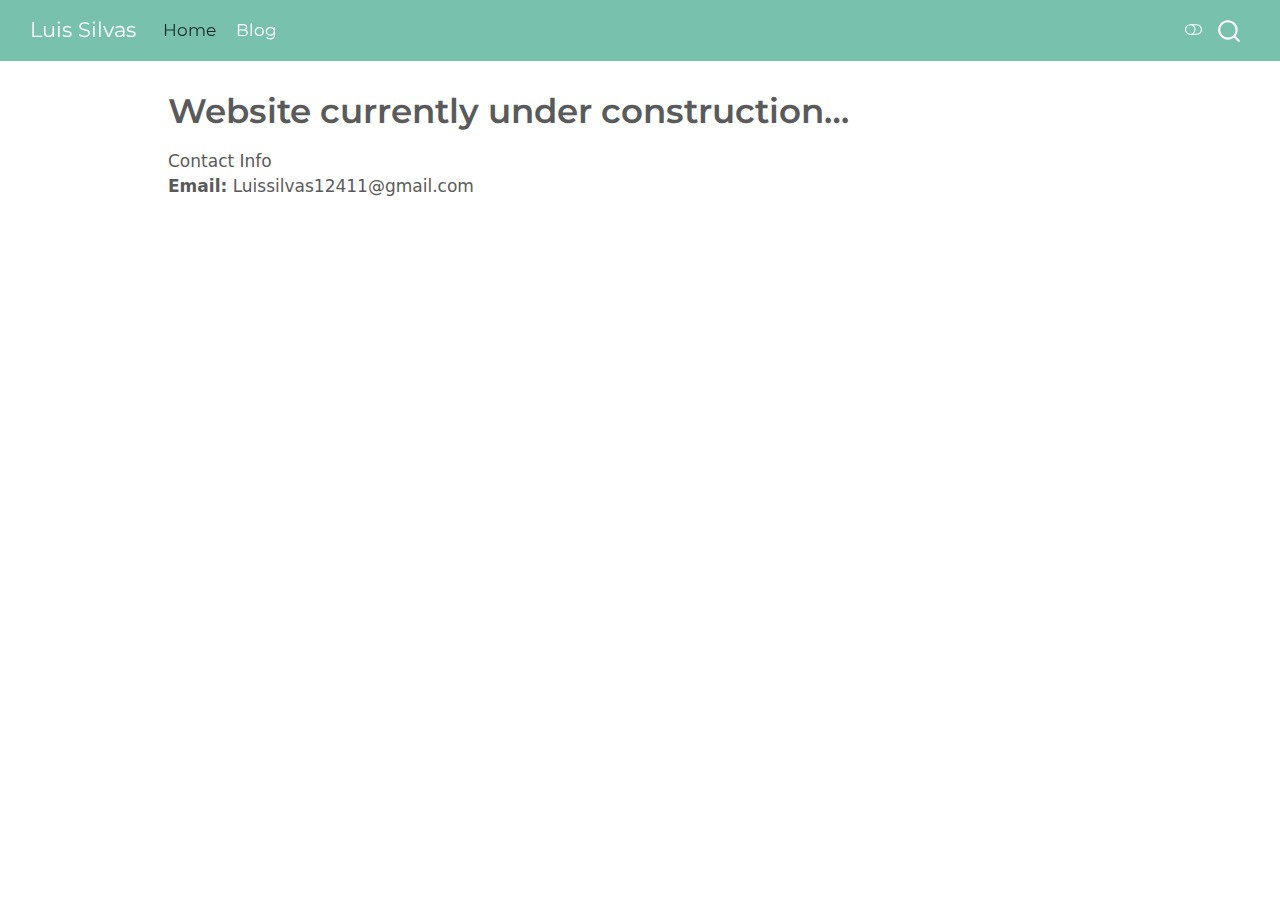
<file: index.html>
<!DOCTYPE html>
<html xmlns="http://www.w3.org/1999/xhtml" lang="en" xml:lang="en"><head>

<meta charset="utf-8">
<meta name="generator" content="quarto-1.4.553">

<meta name="viewport" content="width=device-width, initial-scale=1.0, user-scalable=yes">


<title>Luis Silvas - Website currently under construction…</title>
<style>
code{white-space: pre-wrap;}
span.smallcaps{font-variant: small-caps;}
div.columns{display: flex; gap: min(4vw, 1.5em);}
div.column{flex: auto; overflow-x: auto;}
div.hanging-indent{margin-left: 1.5em; text-indent: -1.5em;}
ul.task-list{list-style: none;}
ul.task-list li input[type="checkbox"] {
  width: 0.8em;
  margin: 0 0.8em 0.2em -1em; /* quarto-specific, see https://github.com/quarto-dev/quarto-cli/issues/4556 */ 
  vertical-align: middle;
}
</style>


<script src="site_libs/quarto-nav/quarto-nav.js"></script>
<script src="site_libs/quarto-nav/headroom.min.js"></script>
<script src="site_libs/clipboard/clipboard.min.js"></script>
<script src="site_libs/quarto-search/autocomplete.umd.js"></script>
<script src="site_libs/quarto-search/fuse.min.js"></script>
<script src="site_libs/quarto-search/quarto-search.js"></script>
<meta name="quarto:offset" content="./">
<script src="site_libs/quarto-html/quarto.js"></script>
<script src="site_libs/quarto-html/popper.min.js"></script>
<script src="site_libs/quarto-html/tippy.umd.min.js"></script>
<script src="site_libs/quarto-html/anchor.min.js"></script>
<link href="site_libs/quarto-html/tippy.css" rel="stylesheet">
<link href="site_libs/quarto-html/quarto-syntax-highlighting.css" rel="stylesheet" class="quarto-color-scheme" id="quarto-text-highlighting-styles">
<link href="site_libs/quarto-html/quarto-syntax-highlighting-dark.css" rel="prefetch" class="quarto-color-scheme quarto-color-alternate" id="quarto-text-highlighting-styles">
<script src="site_libs/bootstrap/bootstrap.min.js"></script>
<link href="site_libs/bootstrap/bootstrap-icons.css" rel="stylesheet">
<link href="site_libs/bootstrap/bootstrap.min.css" rel="stylesheet" class="quarto-color-scheme" id="quarto-bootstrap" data-mode="light">
<link href="site_libs/bootstrap/bootstrap-dark.min.css" rel="prefetch" class="quarto-color-scheme quarto-color-alternate" id="quarto-bootstrap" data-mode="dark">
<script id="quarto-search-options" type="application/json">{
  "location": "navbar",
  "copy-button": false,
  "collapse-after": 3,
  "panel-placement": "end",
  "type": "overlay",
  "limit": 50,
  "keyboard-shortcut": [
    "f",
    "/",
    "s"
  ],
  "show-item-context": false,
  "language": {
    "search-no-results-text": "No results",
    "search-matching-documents-text": "matching documents",
    "search-copy-link-title": "Copy link to search",
    "search-hide-matches-text": "Hide additional matches",
    "search-more-match-text": "more match in this document",
    "search-more-matches-text": "more matches in this document",
    "search-clear-button-title": "Clear",
    "search-text-placeholder": "",
    "search-detached-cancel-button-title": "Cancel",
    "search-submit-button-title": "Submit",
    "search-label": "Search"
  }
}</script>


<link rel="stylesheet" href="styles.css">
</head>

<body class="nav-fixed">

<div id="quarto-search-results"></div>
  <header id="quarto-header" class="headroom fixed-top">
    <nav class="navbar navbar-expand-lg " data-bs-theme="dark">
      <div class="navbar-container container-fluid">
      <div class="navbar-brand-container mx-auto">
    <a class="navbar-brand" href="./index.html">
    <span class="navbar-title">Luis Silvas</span>
    </a>
  </div>
            <div id="quarto-search" class="" title="Search"></div>
          <button class="navbar-toggler" type="button" data-bs-toggle="collapse" data-bs-target="#navbarCollapse" aria-controls="navbarCollapse" aria-expanded="false" aria-label="Toggle navigation" onclick="if (window.quartoToggleHeadroom) { window.quartoToggleHeadroom(); }">
  <span class="navbar-toggler-icon"></span>
</button>
          <div class="collapse navbar-collapse" id="navbarCollapse">
            <ul class="navbar-nav navbar-nav-scroll me-auto">
  <li class="nav-item">
    <a class="nav-link active" href="./index.html" aria-current="page"> 
<span class="menu-text">Home</span></a>
  </li>  
  <li class="nav-item">
    <a class="nav-link" href="./blog/index.html"> 
<span class="menu-text">Blog</span></a>
  </li>  
</ul>
          </div> <!-- /navcollapse -->
          <div class="quarto-navbar-tools">
  <a href="" class="quarto-color-scheme-toggle quarto-navigation-tool  px-1" onclick="window.quartoToggleColorScheme(); return false;" title="Toggle dark mode"><i class="bi"></i></a>
</div>
      </div> <!-- /container-fluid -->
    </nav>
</header>
<!-- content -->
<div id="quarto-content" class="quarto-container page-columns page-rows-contents page-layout-article page-navbar">
<!-- sidebar -->
<!-- margin-sidebar -->
    <div id="quarto-margin-sidebar" class="sidebar margin-sidebar">
        
    </div>
<!-- main -->
<main class="content" id="quarto-document-content">

<header id="title-block-header" class="quarto-title-block default">
<div class="quarto-title">
<h1 class="title">Website currently under construction…</h1>
</div>



<div class="quarto-title-meta">

    
  
    
  </div>
  


</header>


<p>Contact Info <br> <strong>Email:</strong> Luissilvas12411@gmail.com</p>



</main> <!-- /main -->
<script id="quarto-html-after-body" type="application/javascript">
window.document.addEventListener("DOMContentLoaded", function (event) {
  const toggleBodyColorMode = (bsSheetEl) => {
    const mode = bsSheetEl.getAttribute("data-mode");
    const bodyEl = window.document.querySelector("body");
    if (mode === "dark") {
      bodyEl.classList.add("quarto-dark");
      bodyEl.classList.remove("quarto-light");
    } else {
      bodyEl.classList.add("quarto-light");
      bodyEl.classList.remove("quarto-dark");
    }
  }
  const toggleBodyColorPrimary = () => {
    const bsSheetEl = window.document.querySelector("link#quarto-bootstrap");
    if (bsSheetEl) {
      toggleBodyColorMode(bsSheetEl);
    }
  }
  toggleBodyColorPrimary();  
  const disableStylesheet = (stylesheets) => {
    for (let i=0; i < stylesheets.length; i++) {
      const stylesheet = stylesheets[i];
      stylesheet.rel = 'prefetch';
    }
  }
  const enableStylesheet = (stylesheets) => {
    for (let i=0; i < stylesheets.length; i++) {
      const stylesheet = stylesheets[i];
      stylesheet.rel = 'stylesheet';
    }
  }
  const manageTransitions = (selector, allowTransitions) => {
    const els = window.document.querySelectorAll(selector);
    for (let i=0; i < els.length; i++) {
      const el = els[i];
      if (allowTransitions) {
        el.classList.remove('notransition');
      } else {
        el.classList.add('notransition');
      }
    }
  }
  const toggleGiscusIfUsed = (isAlternate, darkModeDefault) => {
    const baseTheme = document.querySelector('#giscus-base-theme')?.value ?? 'light';
    const alternateTheme = document.querySelector('#giscus-alt-theme')?.value ?? 'dark';
    let newTheme = '';
    if(darkModeDefault) {
      newTheme = isAlternate ? baseTheme : alternateTheme;
    } else {
      newTheme = isAlternate ? alternateTheme : baseTheme;
    }
    const changeGiscusTheme = () => {
      // From: https://github.com/giscus/giscus/issues/336
      const sendMessage = (message) => {
        const iframe = document.querySelector('iframe.giscus-frame');
        if (!iframe) return;
        iframe.contentWindow.postMessage({ giscus: message }, 'https://giscus.app');
      }
      sendMessage({
        setConfig: {
          theme: newTheme
        }
      });
    }
    const isGiscussLoaded = window.document.querySelector('iframe.giscus-frame') !== null;
    if (isGiscussLoaded) {
      changeGiscusTheme();
    }
  }
  const toggleColorMode = (alternate) => {
    // Switch the stylesheets
    const alternateStylesheets = window.document.querySelectorAll('link.quarto-color-scheme.quarto-color-alternate');
    manageTransitions('#quarto-margin-sidebar .nav-link', false);
    if (alternate) {
      enableStylesheet(alternateStylesheets);
      for (const sheetNode of alternateStylesheets) {
        if (sheetNode.id === "quarto-bootstrap") {
          toggleBodyColorMode(sheetNode);
        }
      }
    } else {
      disableStylesheet(alternateStylesheets);
      toggleBodyColorPrimary();
    }
    manageTransitions('#quarto-margin-sidebar .nav-link', true);
    // Switch the toggles
    const toggles = window.document.querySelectorAll('.quarto-color-scheme-toggle');
    for (let i=0; i < toggles.length; i++) {
      const toggle = toggles[i];
      if (toggle) {
        if (alternate) {
          toggle.classList.add("alternate");     
        } else {
          toggle.classList.remove("alternate");
        }
      }
    }
    // Hack to workaround the fact that safari doesn't
    // properly recolor the scrollbar when toggling (#1455)
    if (navigator.userAgent.indexOf('Safari') > 0 && navigator.userAgent.indexOf('Chrome') == -1) {
      manageTransitions("body", false);
      window.scrollTo(0, 1);
      setTimeout(() => {
        window.scrollTo(0, 0);
        manageTransitions("body", true);
      }, 40);  
    }
  }
  const isFileUrl = () => { 
    return window.location.protocol === 'file:';
  }
  const hasAlternateSentinel = () => {  
    let styleSentinel = getColorSchemeSentinel();
    if (styleSentinel !== null) {
      return styleSentinel === "alternate";
    } else {
      return false;
    }
  }
  const setStyleSentinel = (alternate) => {
    const value = alternate ? "alternate" : "default";
    if (!isFileUrl()) {
      window.localStorage.setItem("quarto-color-scheme", value);
    } else {
      localAlternateSentinel = value;
    }
  }
  const getColorSchemeSentinel = () => {
    if (!isFileUrl()) {
      const storageValue = window.localStorage.getItem("quarto-color-scheme");
      return storageValue != null ? storageValue : localAlternateSentinel;
    } else {
      return localAlternateSentinel;
    }
  }
  const darkModeDefault = false;
  let localAlternateSentinel = darkModeDefault ? 'alternate' : 'default';
  // Dark / light mode switch
  window.quartoToggleColorScheme = () => {
    // Read the current dark / light value 
    let toAlternate = !hasAlternateSentinel();
    toggleColorMode(toAlternate);
    setStyleSentinel(toAlternate);
    toggleGiscusIfUsed(toAlternate, darkModeDefault);
  };
  // Ensure there is a toggle, if there isn't float one in the top right
  if (window.document.querySelector('.quarto-color-scheme-toggle') === null) {
    const a = window.document.createElement('a');
    a.classList.add('top-right');
    a.classList.add('quarto-color-scheme-toggle');
    a.href = "";
    a.onclick = function() { try { window.quartoToggleColorScheme(); } catch {} return false; };
    const i = window.document.createElement("i");
    i.classList.add('bi');
    a.appendChild(i);
    window.document.body.appendChild(a);
  }
  // Switch to dark mode if need be
  if (hasAlternateSentinel()) {
    toggleColorMode(true);
  } else {
    toggleColorMode(false);
  }
  const icon = "";
  const anchorJS = new window.AnchorJS();
  anchorJS.options = {
    placement: 'right',
    icon: icon
  };
  anchorJS.add('.anchored');
  const isCodeAnnotation = (el) => {
    for (const clz of el.classList) {
      if (clz.startsWith('code-annotation-')) {                     
        return true;
      }
    }
    return false;
  }
  const clipboard = new window.ClipboardJS('.code-copy-button', {
    text: function(trigger) {
      const codeEl = trigger.previousElementSibling.cloneNode(true);
      for (const childEl of codeEl.children) {
        if (isCodeAnnotation(childEl)) {
          childEl.remove();
        }
      }
      return codeEl.innerText;
    }
  });
  clipboard.on('success', function(e) {
    // button target
    const button = e.trigger;
    // don't keep focus
    button.blur();
    // flash "checked"
    button.classList.add('code-copy-button-checked');
    var currentTitle = button.getAttribute("title");
    button.setAttribute("title", "Copied!");
    let tooltip;
    if (window.bootstrap) {
      button.setAttribute("data-bs-toggle", "tooltip");
      button.setAttribute("data-bs-placement", "left");
      button.setAttribute("data-bs-title", "Copied!");
      tooltip = new bootstrap.Tooltip(button, 
        { trigger: "manual", 
          customClass: "code-copy-button-tooltip",
          offset: [0, -8]});
      tooltip.show();    
    }
    setTimeout(function() {
      if (tooltip) {
        tooltip.hide();
        button.removeAttribute("data-bs-title");
        button.removeAttribute("data-bs-toggle");
        button.removeAttribute("data-bs-placement");
      }
      button.setAttribute("title", currentTitle);
      button.classList.remove('code-copy-button-checked');
    }, 1000);
    // clear code selection
    e.clearSelection();
  });
    var localhostRegex = new RegExp(/^(?:http|https):\/\/localhost\:?[0-9]*\//);
    var mailtoRegex = new RegExp(/^mailto:/);
      var filterRegex = new RegExp("https:\/\/DawnAkuuu\.github\.io\/");
    var isInternal = (href) => {
        return filterRegex.test(href) || localhostRegex.test(href) || mailtoRegex.test(href);
    }
    // Inspect non-navigation links and adorn them if external
 	var links = window.document.querySelectorAll('a[href]:not(.nav-link):not(.navbar-brand):not(.toc-action):not(.sidebar-link):not(.sidebar-item-toggle):not(.pagination-link):not(.no-external):not([aria-hidden]):not(.dropdown-item):not(.quarto-navigation-tool)');
    for (var i=0; i<links.length; i++) {
      const link = links[i];
      if (!isInternal(link.href)) {
        // undo the damage that might have been done by quarto-nav.js in the case of
        // links that we want to consider external
        if (link.dataset.originalHref !== undefined) {
          link.href = link.dataset.originalHref;
        }
      }
    }
  function tippyHover(el, contentFn, onTriggerFn, onUntriggerFn) {
    const config = {
      allowHTML: true,
      maxWidth: 500,
      delay: 100,
      arrow: false,
      appendTo: function(el) {
          return el.parentElement;
      },
      interactive: true,
      interactiveBorder: 10,
      theme: 'quarto',
      placement: 'bottom-start',
    };
    if (contentFn) {
      config.content = contentFn;
    }
    if (onTriggerFn) {
      config.onTrigger = onTriggerFn;
    }
    if (onUntriggerFn) {
      config.onUntrigger = onUntriggerFn;
    }
    window.tippy(el, config); 
  }
  const noterefs = window.document.querySelectorAll('a[role="doc-noteref"]');
  for (var i=0; i<noterefs.length; i++) {
    const ref = noterefs[i];
    tippyHover(ref, function() {
      // use id or data attribute instead here
      let href = ref.getAttribute('data-footnote-href') || ref.getAttribute('href');
      try { href = new URL(href).hash; } catch {}
      const id = href.replace(/^#\/?/, "");
      const note = window.document.getElementById(id);
      if (note) {
        return note.innerHTML;
      } else {
        return "";
      }
    });
  }
  const xrefs = window.document.querySelectorAll('a.quarto-xref');
  const processXRef = (id, note) => {
    // Strip column container classes
    const stripColumnClz = (el) => {
      el.classList.remove("page-full", "page-columns");
      if (el.children) {
        for (const child of el.children) {
          stripColumnClz(child);
        }
      }
    }
    stripColumnClz(note)
    if (id === null || id.startsWith('sec-')) {
      // Special case sections, only their first couple elements
      const container = document.createElement("div");
      if (note.children && note.children.length > 2) {
        container.appendChild(note.children[0].cloneNode(true));
        for (let i = 1; i < note.children.length; i++) {
          const child = note.children[i];
          if (child.tagName === "P" && child.innerText === "") {
            continue;
          } else {
            container.appendChild(child.cloneNode(true));
            break;
          }
        }
        if (window.Quarto?.typesetMath) {
          window.Quarto.typesetMath(container);
        }
        return container.innerHTML
      } else {
        if (window.Quarto?.typesetMath) {
          window.Quarto.typesetMath(note);
        }
        return note.innerHTML;
      }
    } else {
      // Remove any anchor links if they are present
      const anchorLink = note.querySelector('a.anchorjs-link');
      if (anchorLink) {
        anchorLink.remove();
      }
      if (window.Quarto?.typesetMath) {
        window.Quarto.typesetMath(note);
      }
      // TODO in 1.5, we should make sure this works without a callout special case
      if (note.classList.contains("callout")) {
        return note.outerHTML;
      } else {
        return note.innerHTML;
      }
    }
  }
  for (var i=0; i<xrefs.length; i++) {
    const xref = xrefs[i];
    tippyHover(xref, undefined, function(instance) {
      instance.disable();
      let url = xref.getAttribute('href');
      let hash = undefined; 
      if (url.startsWith('#')) {
        hash = url;
      } else {
        try { hash = new URL(url).hash; } catch {}
      }
      if (hash) {
        const id = hash.replace(/^#\/?/, "");
        const note = window.document.getElementById(id);
        if (note !== null) {
          try {
            const html = processXRef(id, note.cloneNode(true));
            instance.setContent(html);
          } finally {
            instance.enable();
            instance.show();
          }
        } else {
          // See if we can fetch this
          fetch(url.split('#')[0])
          .then(res => res.text())
          .then(html => {
            const parser = new DOMParser();
            const htmlDoc = parser.parseFromString(html, "text/html");
            const note = htmlDoc.getElementById(id);
            if (note !== null) {
              const html = processXRef(id, note);
              instance.setContent(html);
            } 
          }).finally(() => {
            instance.enable();
            instance.show();
          });
        }
      } else {
        // See if we can fetch a full url (with no hash to target)
        // This is a special case and we should probably do some content thinning / targeting
        fetch(url)
        .then(res => res.text())
        .then(html => {
          const parser = new DOMParser();
          const htmlDoc = parser.parseFromString(html, "text/html");
          const note = htmlDoc.querySelector('main.content');
          if (note !== null) {
            // This should only happen for chapter cross references
            // (since there is no id in the URL)
            // remove the first header
            if (note.children.length > 0 && note.children[0].tagName === "HEADER") {
              note.children[0].remove();
            }
            const html = processXRef(null, note);
            instance.setContent(html);
          } 
        }).finally(() => {
          instance.enable();
          instance.show();
        });
      }
    }, function(instance) {
    });
  }
      let selectedAnnoteEl;
      const selectorForAnnotation = ( cell, annotation) => {
        let cellAttr = 'data-code-cell="' + cell + '"';
        let lineAttr = 'data-code-annotation="' +  annotation + '"';
        const selector = 'span[' + cellAttr + '][' + lineAttr + ']';
        return selector;
      }
      const selectCodeLines = (annoteEl) => {
        const doc = window.document;
        const targetCell = annoteEl.getAttribute("data-target-cell");
        const targetAnnotation = annoteEl.getAttribute("data-target-annotation");
        const annoteSpan = window.document.querySelector(selectorForAnnotation(targetCell, targetAnnotation));
        const lines = annoteSpan.getAttribute("data-code-lines").split(",");
        const lineIds = lines.map((line) => {
          return targetCell + "-" + line;
        })
        let top = null;
        let height = null;
        let parent = null;
        if (lineIds.length > 0) {
            //compute the position of the single el (top and bottom and make a div)
            const el = window.document.getElementById(lineIds[0]);
            top = el.offsetTop;
            height = el.offsetHeight;
            parent = el.parentElement.parentElement;
          if (lineIds.length > 1) {
            const lastEl = window.document.getElementById(lineIds[lineIds.length - 1]);
            const bottom = lastEl.offsetTop + lastEl.offsetHeight;
            height = bottom - top;
          }
          if (top !== null && height !== null && parent !== null) {
            // cook up a div (if necessary) and position it 
            let div = window.document.getElementById("code-annotation-line-highlight");
            if (div === null) {
              div = window.document.createElement("div");
              div.setAttribute("id", "code-annotation-line-highlight");
              div.style.position = 'absolute';
              parent.appendChild(div);
            }
            div.style.top = top - 2 + "px";
            div.style.height = height + 4 + "px";
            div.style.left = 0;
            let gutterDiv = window.document.getElementById("code-annotation-line-highlight-gutter");
            if (gutterDiv === null) {
              gutterDiv = window.document.createElement("div");
              gutterDiv.setAttribute("id", "code-annotation-line-highlight-gutter");
              gutterDiv.style.position = 'absolute';
              const codeCell = window.document.getElementById(targetCell);
              const gutter = codeCell.querySelector('.code-annotation-gutter');
              gutter.appendChild(gutterDiv);
            }
            gutterDiv.style.top = top - 2 + "px";
            gutterDiv.style.height = height + 4 + "px";
          }
          selectedAnnoteEl = annoteEl;
        }
      };
      const unselectCodeLines = () => {
        const elementsIds = ["code-annotation-line-highlight", "code-annotation-line-highlight-gutter"];
        elementsIds.forEach((elId) => {
          const div = window.document.getElementById(elId);
          if (div) {
            div.remove();
          }
        });
        selectedAnnoteEl = undefined;
      };
        // Handle positioning of the toggle
    window.addEventListener(
      "resize",
      throttle(() => {
        elRect = undefined;
        if (selectedAnnoteEl) {
          selectCodeLines(selectedAnnoteEl);
        }
      }, 10)
    );
    function throttle(fn, ms) {
    let throttle = false;
    let timer;
      return (...args) => {
        if(!throttle) { // first call gets through
            fn.apply(this, args);
            throttle = true;
        } else { // all the others get throttled
            if(timer) clearTimeout(timer); // cancel #2
            timer = setTimeout(() => {
              fn.apply(this, args);
              timer = throttle = false;
            }, ms);
        }
      };
    }
      // Attach click handler to the DT
      const annoteDls = window.document.querySelectorAll('dt[data-target-cell]');
      for (const annoteDlNode of annoteDls) {
        annoteDlNode.addEventListener('click', (event) => {
          const clickedEl = event.target;
          if (clickedEl !== selectedAnnoteEl) {
            unselectCodeLines();
            const activeEl = window.document.querySelector('dt[data-target-cell].code-annotation-active');
            if (activeEl) {
              activeEl.classList.remove('code-annotation-active');
            }
            selectCodeLines(clickedEl);
            clickedEl.classList.add('code-annotation-active');
          } else {
            // Unselect the line
            unselectCodeLines();
            clickedEl.classList.remove('code-annotation-active');
          }
        });
      }
  const findCites = (el) => {
    const parentEl = el.parentElement;
    if (parentEl) {
      const cites = parentEl.dataset.cites;
      if (cites) {
        return {
          el,
          cites: cites.split(' ')
        };
      } else {
        return findCites(el.parentElement)
      }
    } else {
      return undefined;
    }
  };
  var bibliorefs = window.document.querySelectorAll('a[role="doc-biblioref"]');
  for (var i=0; i<bibliorefs.length; i++) {
    const ref = bibliorefs[i];
    const citeInfo = findCites(ref);
    if (citeInfo) {
      tippyHover(citeInfo.el, function() {
        var popup = window.document.createElement('div');
        citeInfo.cites.forEach(function(cite) {
          var citeDiv = window.document.createElement('div');
          citeDiv.classList.add('hanging-indent');
          citeDiv.classList.add('csl-entry');
          var biblioDiv = window.document.getElementById('ref-' + cite);
          if (biblioDiv) {
            citeDiv.innerHTML = biblioDiv.innerHTML;
          }
          popup.appendChild(citeDiv);
        });
        return popup.innerHTML;
      });
    }
  }
});
</script>
</div> <!-- /content -->




</body></html>
</file>
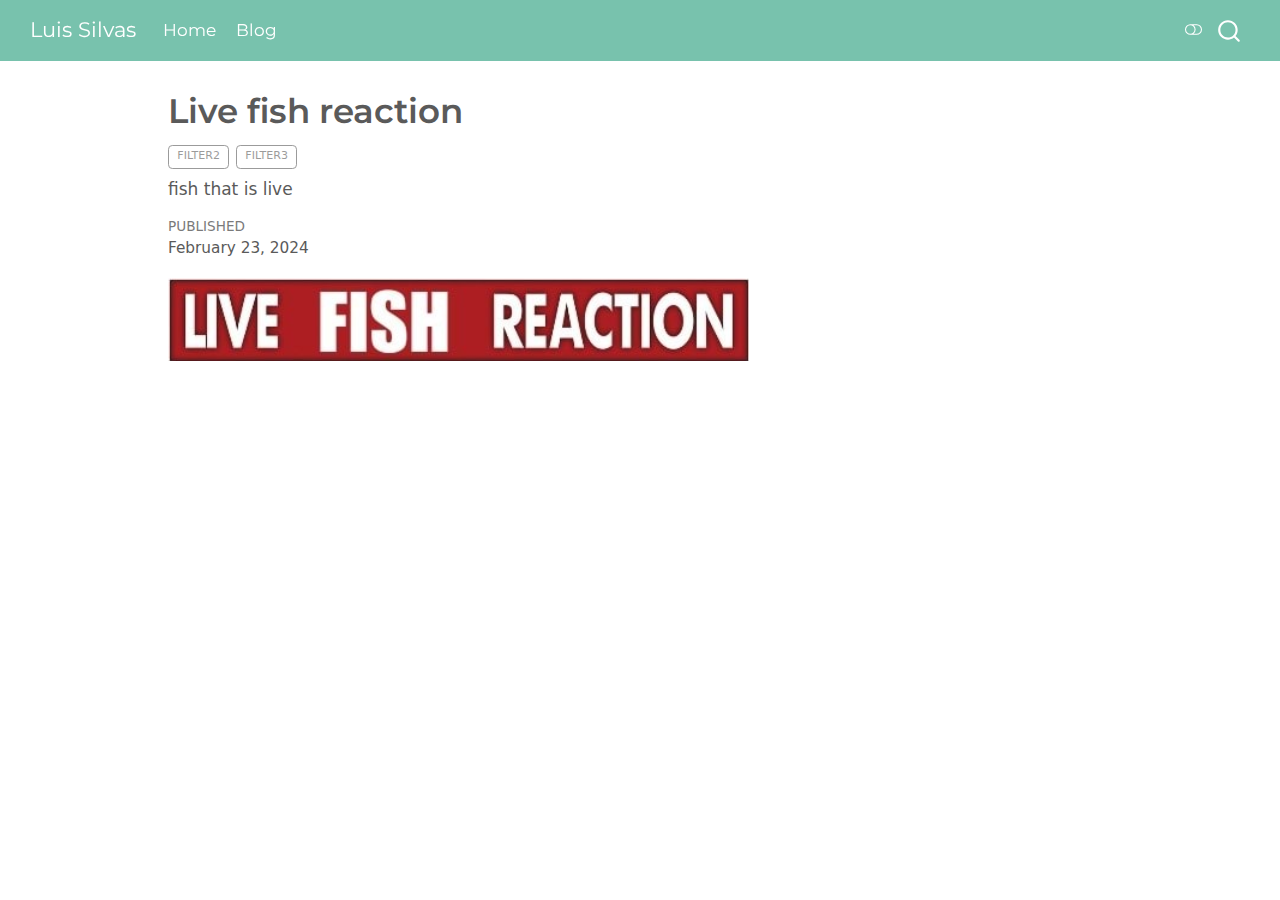
<file: blog/Fish Reaction/index.html>
<!DOCTYPE html>
<html xmlns="http://www.w3.org/1999/xhtml" lang="en" xml:lang="en"><head>

<meta charset="utf-8">
<meta name="generator" content="quarto-1.4.553">

<meta name="viewport" content="width=device-width, initial-scale=1.0, user-scalable=yes">

<meta name="dcterms.date" content="2024-02-23">
<meta name="description" content="fish that is live">

<title>Luis Silvas - Live fish reaction</title>
<style>
code{white-space: pre-wrap;}
span.smallcaps{font-variant: small-caps;}
div.columns{display: flex; gap: min(4vw, 1.5em);}
div.column{flex: auto; overflow-x: auto;}
div.hanging-indent{margin-left: 1.5em; text-indent: -1.5em;}
ul.task-list{list-style: none;}
ul.task-list li input[type="checkbox"] {
  width: 0.8em;
  margin: 0 0.8em 0.2em -1em; /* quarto-specific, see https://github.com/quarto-dev/quarto-cli/issues/4556 */ 
  vertical-align: middle;
}
</style>


<script src="../../site_libs/quarto-nav/quarto-nav.js"></script>
<script src="../../site_libs/quarto-nav/headroom.min.js"></script>
<script src="../../site_libs/clipboard/clipboard.min.js"></script>
<script src="../../site_libs/quarto-search/autocomplete.umd.js"></script>
<script src="../../site_libs/quarto-search/fuse.min.js"></script>
<script src="../../site_libs/quarto-search/quarto-search.js"></script>
<meta name="quarto:offset" content="../../">
<script src="../../site_libs/quarto-html/quarto.js"></script>
<script src="../../site_libs/quarto-html/popper.min.js"></script>
<script src="../../site_libs/quarto-html/tippy.umd.min.js"></script>
<script src="../../site_libs/quarto-html/anchor.min.js"></script>
<link href="../../site_libs/quarto-html/tippy.css" rel="stylesheet">
<link href="../../site_libs/quarto-html/quarto-syntax-highlighting.css" rel="stylesheet" class="quarto-color-scheme" id="quarto-text-highlighting-styles">
<link href="../../site_libs/quarto-html/quarto-syntax-highlighting-dark.css" rel="prefetch" class="quarto-color-scheme quarto-color-alternate" id="quarto-text-highlighting-styles">
<script src="../../site_libs/bootstrap/bootstrap.min.js"></script>
<link href="../../site_libs/bootstrap/bootstrap-icons.css" rel="stylesheet">
<link href="../../site_libs/bootstrap/bootstrap.min.css" rel="stylesheet" class="quarto-color-scheme" id="quarto-bootstrap" data-mode="light">
<link href="../../site_libs/bootstrap/bootstrap-dark.min.css" rel="prefetch" class="quarto-color-scheme quarto-color-alternate" id="quarto-bootstrap" data-mode="dark">
<script id="quarto-search-options" type="application/json">{
  "location": "navbar",
  "copy-button": false,
  "collapse-after": 3,
  "panel-placement": "end",
  "type": "overlay",
  "limit": 50,
  "keyboard-shortcut": [
    "f",
    "/",
    "s"
  ],
  "show-item-context": false,
  "language": {
    "search-no-results-text": "No results",
    "search-matching-documents-text": "matching documents",
    "search-copy-link-title": "Copy link to search",
    "search-hide-matches-text": "Hide additional matches",
    "search-more-match-text": "more match in this document",
    "search-more-matches-text": "more matches in this document",
    "search-clear-button-title": "Clear",
    "search-text-placeholder": "",
    "search-detached-cancel-button-title": "Cancel",
    "search-submit-button-title": "Submit",
    "search-label": "Search"
  }
}</script>


<link rel="stylesheet" href="../../styles.css">
</head>

<body class="nav-fixed">

<div id="quarto-search-results"></div>
  <header id="quarto-header" class="headroom fixed-top">
    <nav class="navbar navbar-expand-lg " data-bs-theme="dark">
      <div class="navbar-container container-fluid">
      <div class="navbar-brand-container mx-auto">
    <a class="navbar-brand" href="../../index.html">
    <span class="navbar-title">Luis Silvas</span>
    </a>
  </div>
            <div id="quarto-search" class="" title="Search"></div>
          <button class="navbar-toggler" type="button" data-bs-toggle="collapse" data-bs-target="#navbarCollapse" aria-controls="navbarCollapse" aria-expanded="false" aria-label="Toggle navigation" onclick="if (window.quartoToggleHeadroom) { window.quartoToggleHeadroom(); }">
  <span class="navbar-toggler-icon"></span>
</button>
          <div class="collapse navbar-collapse" id="navbarCollapse">
            <ul class="navbar-nav navbar-nav-scroll me-auto">
  <li class="nav-item">
    <a class="nav-link" href="../../index.html"> 
<span class="menu-text">Home</span></a>
  </li>  
  <li class="nav-item">
    <a class="nav-link" href="../../blog/index.html"> 
<span class="menu-text">Blog</span></a>
  </li>  
</ul>
          </div> <!-- /navcollapse -->
          <div class="quarto-navbar-tools">
  <a href="" class="quarto-color-scheme-toggle quarto-navigation-tool  px-1" onclick="window.quartoToggleColorScheme(); return false;" title="Toggle dark mode"><i class="bi"></i></a>
</div>
      </div> <!-- /container-fluid -->
    </nav>
</header>
<!-- content -->
<div id="quarto-content" class="quarto-container page-columns page-rows-contents page-layout-article page-navbar">
<!-- sidebar -->
<!-- margin-sidebar -->
    <div id="quarto-margin-sidebar" class="sidebar margin-sidebar">
        
    </div>
<!-- main -->
<main class="content" id="quarto-document-content">

<header id="title-block-header" class="quarto-title-block default">
<div class="quarto-title">
<h1 class="title">Live fish reaction</h1>
  <div class="quarto-categories">
    <div class="quarto-category">filter2</div>
    <div class="quarto-category">filter3</div>
  </div>
  </div>

<div>
  <div class="description">
    fish that is live
  </div>
</div>


<div class="quarto-title-meta">

    
    <div>
    <div class="quarto-title-meta-heading">Published</div>
    <div class="quarto-title-meta-contents">
      <p class="date">February 23, 2024</p>
    </div>
  </div>
  
    
  </div>
  


</header>


<p><img src="Screenshot 2024-04-13 014441.png" class="img-fluid" alt="image"> <iframe width="560" height="315" src="https://www.youtube.com/embed/DHUnz4dyb54?si=OMIKljYiCzExaW3Z&amp;autoplay=1" title="YouTube video player" frameborder="0" allow="accelerometer; autoplay; clipboard-write; encrypted-media; gyroscope; picture-in-picture; web-share" referrerpolicy="strict-origin-when-cross-origin" allowfullscreen=""></p>
</iframe>
</p>


</main> <!-- /main -->
<script id="quarto-html-after-body" type="application/javascript">
window.document.addEventListener("DOMContentLoaded", function (event) {
  const toggleBodyColorMode = (bsSheetEl) => {
    const mode = bsSheetEl.getAttribute("data-mode");
    const bodyEl = window.document.querySelector("body");
    if (mode === "dark") {
      bodyEl.classList.add("quarto-dark");
      bodyEl.classList.remove("quarto-light");
    } else {
      bodyEl.classList.add("quarto-light");
      bodyEl.classList.remove("quarto-dark");
    }
  }
  const toggleBodyColorPrimary = () => {
    const bsSheetEl = window.document.querySelector("link#quarto-bootstrap");
    if (bsSheetEl) {
      toggleBodyColorMode(bsSheetEl);
    }
  }
  toggleBodyColorPrimary();  
  const disableStylesheet = (stylesheets) => {
    for (let i=0; i < stylesheets.length; i++) {
      const stylesheet = stylesheets[i];
      stylesheet.rel = 'prefetch';
    }
  }
  const enableStylesheet = (stylesheets) => {
    for (let i=0; i < stylesheets.length; i++) {
      const stylesheet = stylesheets[i];
      stylesheet.rel = 'stylesheet';
    }
  }
  const manageTransitions = (selector, allowTransitions) => {
    const els = window.document.querySelectorAll(selector);
    for (let i=0; i < els.length; i++) {
      const el = els[i];
      if (allowTransitions) {
        el.classList.remove('notransition');
      } else {
        el.classList.add('notransition');
      }
    }
  }
  const toggleGiscusIfUsed = (isAlternate, darkModeDefault) => {
    const baseTheme = document.querySelector('#giscus-base-theme')?.value ?? 'light';
    const alternateTheme = document.querySelector('#giscus-alt-theme')?.value ?? 'dark';
    let newTheme = '';
    if(darkModeDefault) {
      newTheme = isAlternate ? baseTheme : alternateTheme;
    } else {
      newTheme = isAlternate ? alternateTheme : baseTheme;
    }
    const changeGiscusTheme = () => {
      // From: https://github.com/giscus/giscus/issues/336
      const sendMessage = (message) => {
        const iframe = document.querySelector('iframe.giscus-frame');
        if (!iframe) return;
        iframe.contentWindow.postMessage({ giscus: message }, 'https://giscus.app');
      }
      sendMessage({
        setConfig: {
          theme: newTheme
        }
      });
    }
    const isGiscussLoaded = window.document.querySelector('iframe.giscus-frame') !== null;
    if (isGiscussLoaded) {
      changeGiscusTheme();
    }
  }
  const toggleColorMode = (alternate) => {
    // Switch the stylesheets
    const alternateStylesheets = window.document.querySelectorAll('link.quarto-color-scheme.quarto-color-alternate');
    manageTransitions('#quarto-margin-sidebar .nav-link', false);
    if (alternate) {
      enableStylesheet(alternateStylesheets);
      for (const sheetNode of alternateStylesheets) {
        if (sheetNode.id === "quarto-bootstrap") {
          toggleBodyColorMode(sheetNode);
        }
      }
    } else {
      disableStylesheet(alternateStylesheets);
      toggleBodyColorPrimary();
    }
    manageTransitions('#quarto-margin-sidebar .nav-link', true);
    // Switch the toggles
    const toggles = window.document.querySelectorAll('.quarto-color-scheme-toggle');
    for (let i=0; i < toggles.length; i++) {
      const toggle = toggles[i];
      if (toggle) {
        if (alternate) {
          toggle.classList.add("alternate");     
        } else {
          toggle.classList.remove("alternate");
        }
      }
    }
    // Hack to workaround the fact that safari doesn't
    // properly recolor the scrollbar when toggling (#1455)
    if (navigator.userAgent.indexOf('Safari') > 0 && navigator.userAgent.indexOf('Chrome') == -1) {
      manageTransitions("body", false);
      window.scrollTo(0, 1);
      setTimeout(() => {
        window.scrollTo(0, 0);
        manageTransitions("body", true);
      }, 40);  
    }
  }
  const isFileUrl = () => { 
    return window.location.protocol === 'file:';
  }
  const hasAlternateSentinel = () => {  
    let styleSentinel = getColorSchemeSentinel();
    if (styleSentinel !== null) {
      return styleSentinel === "alternate";
    } else {
      return false;
    }
  }
  const setStyleSentinel = (alternate) => {
    const value = alternate ? "alternate" : "default";
    if (!isFileUrl()) {
      window.localStorage.setItem("quarto-color-scheme", value);
    } else {
      localAlternateSentinel = value;
    }
  }
  const getColorSchemeSentinel = () => {
    if (!isFileUrl()) {
      const storageValue = window.localStorage.getItem("quarto-color-scheme");
      return storageValue != null ? storageValue : localAlternateSentinel;
    } else {
      return localAlternateSentinel;
    }
  }
  const darkModeDefault = false;
  let localAlternateSentinel = darkModeDefault ? 'alternate' : 'default';
  // Dark / light mode switch
  window.quartoToggleColorScheme = () => {
    // Read the current dark / light value 
    let toAlternate = !hasAlternateSentinel();
    toggleColorMode(toAlternate);
    setStyleSentinel(toAlternate);
    toggleGiscusIfUsed(toAlternate, darkModeDefault);
  };
  // Ensure there is a toggle, if there isn't float one in the top right
  if (window.document.querySelector('.quarto-color-scheme-toggle') === null) {
    const a = window.document.createElement('a');
    a.classList.add('top-right');
    a.classList.add('quarto-color-scheme-toggle');
    a.href = "";
    a.onclick = function() { try { window.quartoToggleColorScheme(); } catch {} return false; };
    const i = window.document.createElement("i");
    i.classList.add('bi');
    a.appendChild(i);
    window.document.body.appendChild(a);
  }
  // Switch to dark mode if need be
  if (hasAlternateSentinel()) {
    toggleColorMode(true);
  } else {
    toggleColorMode(false);
  }
  const icon = "";
  const anchorJS = new window.AnchorJS();
  anchorJS.options = {
    placement: 'right',
    icon: icon
  };
  anchorJS.add('.anchored');
  const isCodeAnnotation = (el) => {
    for (const clz of el.classList) {
      if (clz.startsWith('code-annotation-')) {                     
        return true;
      }
    }
    return false;
  }
  const clipboard = new window.ClipboardJS('.code-copy-button', {
    text: function(trigger) {
      const codeEl = trigger.previousElementSibling.cloneNode(true);
      for (const childEl of codeEl.children) {
        if (isCodeAnnotation(childEl)) {
          childEl.remove();
        }
      }
      return codeEl.innerText;
    }
  });
  clipboard.on('success', function(e) {
    // button target
    const button = e.trigger;
    // don't keep focus
    button.blur();
    // flash "checked"
    button.classList.add('code-copy-button-checked');
    var currentTitle = button.getAttribute("title");
    button.setAttribute("title", "Copied!");
    let tooltip;
    if (window.bootstrap) {
      button.setAttribute("data-bs-toggle", "tooltip");
      button.setAttribute("data-bs-placement", "left");
      button.setAttribute("data-bs-title", "Copied!");
      tooltip = new bootstrap.Tooltip(button, 
        { trigger: "manual", 
          customClass: "code-copy-button-tooltip",
          offset: [0, -8]});
      tooltip.show();    
    }
    setTimeout(function() {
      if (tooltip) {
        tooltip.hide();
        button.removeAttribute("data-bs-title");
        button.removeAttribute("data-bs-toggle");
        button.removeAttribute("data-bs-placement");
      }
      button.setAttribute("title", currentTitle);
      button.classList.remove('code-copy-button-checked');
    }, 1000);
    // clear code selection
    e.clearSelection();
  });
    var localhostRegex = new RegExp(/^(?:http|https):\/\/localhost\:?[0-9]*\//);
    var mailtoRegex = new RegExp(/^mailto:/);
      var filterRegex = new RegExp("https:\/\/DawnAkuuu\.github\.io\/");
    var isInternal = (href) => {
        return filterRegex.test(href) || localhostRegex.test(href) || mailtoRegex.test(href);
    }
    // Inspect non-navigation links and adorn them if external
 	var links = window.document.querySelectorAll('a[href]:not(.nav-link):not(.navbar-brand):not(.toc-action):not(.sidebar-link):not(.sidebar-item-toggle):not(.pagination-link):not(.no-external):not([aria-hidden]):not(.dropdown-item):not(.quarto-navigation-tool)');
    for (var i=0; i<links.length; i++) {
      const link = links[i];
      if (!isInternal(link.href)) {
        // undo the damage that might have been done by quarto-nav.js in the case of
        // links that we want to consider external
        if (link.dataset.originalHref !== undefined) {
          link.href = link.dataset.originalHref;
        }
      }
    }
  function tippyHover(el, contentFn, onTriggerFn, onUntriggerFn) {
    const config = {
      allowHTML: true,
      maxWidth: 500,
      delay: 100,
      arrow: false,
      appendTo: function(el) {
          return el.parentElement;
      },
      interactive: true,
      interactiveBorder: 10,
      theme: 'quarto',
      placement: 'bottom-start',
    };
    if (contentFn) {
      config.content = contentFn;
    }
    if (onTriggerFn) {
      config.onTrigger = onTriggerFn;
    }
    if (onUntriggerFn) {
      config.onUntrigger = onUntriggerFn;
    }
    window.tippy(el, config); 
  }
  const noterefs = window.document.querySelectorAll('a[role="doc-noteref"]');
  for (var i=0; i<noterefs.length; i++) {
    const ref = noterefs[i];
    tippyHover(ref, function() {
      // use id or data attribute instead here
      let href = ref.getAttribute('data-footnote-href') || ref.getAttribute('href');
      try { href = new URL(href).hash; } catch {}
      const id = href.replace(/^#\/?/, "");
      const note = window.document.getElementById(id);
      if (note) {
        return note.innerHTML;
      } else {
        return "";
      }
    });
  }
  const xrefs = window.document.querySelectorAll('a.quarto-xref');
  const processXRef = (id, note) => {
    // Strip column container classes
    const stripColumnClz = (el) => {
      el.classList.remove("page-full", "page-columns");
      if (el.children) {
        for (const child of el.children) {
          stripColumnClz(child);
        }
      }
    }
    stripColumnClz(note)
    if (id === null || id.startsWith('sec-')) {
      // Special case sections, only their first couple elements
      const container = document.createElement("div");
      if (note.children && note.children.length > 2) {
        container.appendChild(note.children[0].cloneNode(true));
        for (let i = 1; i < note.children.length; i++) {
          const child = note.children[i];
          if (child.tagName === "P" && child.innerText === "") {
            continue;
          } else {
            container.appendChild(child.cloneNode(true));
            break;
          }
        }
        if (window.Quarto?.typesetMath) {
          window.Quarto.typesetMath(container);
        }
        return container.innerHTML
      } else {
        if (window.Quarto?.typesetMath) {
          window.Quarto.typesetMath(note);
        }
        return note.innerHTML;
      }
    } else {
      // Remove any anchor links if they are present
      const anchorLink = note.querySelector('a.anchorjs-link');
      if (anchorLink) {
        anchorLink.remove();
      }
      if (window.Quarto?.typesetMath) {
        window.Quarto.typesetMath(note);
      }
      // TODO in 1.5, we should make sure this works without a callout special case
      if (note.classList.contains("callout")) {
        return note.outerHTML;
      } else {
        return note.innerHTML;
      }
    }
  }
  for (var i=0; i<xrefs.length; i++) {
    const xref = xrefs[i];
    tippyHover(xref, undefined, function(instance) {
      instance.disable();
      let url = xref.getAttribute('href');
      let hash = undefined; 
      if (url.startsWith('#')) {
        hash = url;
      } else {
        try { hash = new URL(url).hash; } catch {}
      }
      if (hash) {
        const id = hash.replace(/^#\/?/, "");
        const note = window.document.getElementById(id);
        if (note !== null) {
          try {
            const html = processXRef(id, note.cloneNode(true));
            instance.setContent(html);
          } finally {
            instance.enable();
            instance.show();
          }
        } else {
          // See if we can fetch this
          fetch(url.split('#')[0])
          .then(res => res.text())
          .then(html => {
            const parser = new DOMParser();
            const htmlDoc = parser.parseFromString(html, "text/html");
            const note = htmlDoc.getElementById(id);
            if (note !== null) {
              const html = processXRef(id, note);
              instance.setContent(html);
            } 
          }).finally(() => {
            instance.enable();
            instance.show();
          });
        }
      } else {
        // See if we can fetch a full url (with no hash to target)
        // This is a special case and we should probably do some content thinning / targeting
        fetch(url)
        .then(res => res.text())
        .then(html => {
          const parser = new DOMParser();
          const htmlDoc = parser.parseFromString(html, "text/html");
          const note = htmlDoc.querySelector('main.content');
          if (note !== null) {
            // This should only happen for chapter cross references
            // (since there is no id in the URL)
            // remove the first header
            if (note.children.length > 0 && note.children[0].tagName === "HEADER") {
              note.children[0].remove();
            }
            const html = processXRef(null, note);
            instance.setContent(html);
          } 
        }).finally(() => {
          instance.enable();
          instance.show();
        });
      }
    }, function(instance) {
    });
  }
      let selectedAnnoteEl;
      const selectorForAnnotation = ( cell, annotation) => {
        let cellAttr = 'data-code-cell="' + cell + '"';
        let lineAttr = 'data-code-annotation="' +  annotation + '"';
        const selector = 'span[' + cellAttr + '][' + lineAttr + ']';
        return selector;
      }
      const selectCodeLines = (annoteEl) => {
        const doc = window.document;
        const targetCell = annoteEl.getAttribute("data-target-cell");
        const targetAnnotation = annoteEl.getAttribute("data-target-annotation");
        const annoteSpan = window.document.querySelector(selectorForAnnotation(targetCell, targetAnnotation));
        const lines = annoteSpan.getAttribute("data-code-lines").split(",");
        const lineIds = lines.map((line) => {
          return targetCell + "-" + line;
        })
        let top = null;
        let height = null;
        let parent = null;
        if (lineIds.length > 0) {
            //compute the position of the single el (top and bottom and make a div)
            const el = window.document.getElementById(lineIds[0]);
            top = el.offsetTop;
            height = el.offsetHeight;
            parent = el.parentElement.parentElement;
          if (lineIds.length > 1) {
            const lastEl = window.document.getElementById(lineIds[lineIds.length - 1]);
            const bottom = lastEl.offsetTop + lastEl.offsetHeight;
            height = bottom - top;
          }
          if (top !== null && height !== null && parent !== null) {
            // cook up a div (if necessary) and position it 
            let div = window.document.getElementById("code-annotation-line-highlight");
            if (div === null) {
              div = window.document.createElement("div");
              div.setAttribute("id", "code-annotation-line-highlight");
              div.style.position = 'absolute';
              parent.appendChild(div);
            }
            div.style.top = top - 2 + "px";
            div.style.height = height + 4 + "px";
            div.style.left = 0;
            let gutterDiv = window.document.getElementById("code-annotation-line-highlight-gutter");
            if (gutterDiv === null) {
              gutterDiv = window.document.createElement("div");
              gutterDiv.setAttribute("id", "code-annotation-line-highlight-gutter");
              gutterDiv.style.position = 'absolute';
              const codeCell = window.document.getElementById(targetCell);
              const gutter = codeCell.querySelector('.code-annotation-gutter');
              gutter.appendChild(gutterDiv);
            }
            gutterDiv.style.top = top - 2 + "px";
            gutterDiv.style.height = height + 4 + "px";
          }
          selectedAnnoteEl = annoteEl;
        }
      };
      const unselectCodeLines = () => {
        const elementsIds = ["code-annotation-line-highlight", "code-annotation-line-highlight-gutter"];
        elementsIds.forEach((elId) => {
          const div = window.document.getElementById(elId);
          if (div) {
            div.remove();
          }
        });
        selectedAnnoteEl = undefined;
      };
        // Handle positioning of the toggle
    window.addEventListener(
      "resize",
      throttle(() => {
        elRect = undefined;
        if (selectedAnnoteEl) {
          selectCodeLines(selectedAnnoteEl);
        }
      }, 10)
    );
    function throttle(fn, ms) {
    let throttle = false;
    let timer;
      return (...args) => {
        if(!throttle) { // first call gets through
            fn.apply(this, args);
            throttle = true;
        } else { // all the others get throttled
            if(timer) clearTimeout(timer); // cancel #2
            timer = setTimeout(() => {
              fn.apply(this, args);
              timer = throttle = false;
            }, ms);
        }
      };
    }
      // Attach click handler to the DT
      const annoteDls = window.document.querySelectorAll('dt[data-target-cell]');
      for (const annoteDlNode of annoteDls) {
        annoteDlNode.addEventListener('click', (event) => {
          const clickedEl = event.target;
          if (clickedEl !== selectedAnnoteEl) {
            unselectCodeLines();
            const activeEl = window.document.querySelector('dt[data-target-cell].code-annotation-active');
            if (activeEl) {
              activeEl.classList.remove('code-annotation-active');
            }
            selectCodeLines(clickedEl);
            clickedEl.classList.add('code-annotation-active');
          } else {
            // Unselect the line
            unselectCodeLines();
            clickedEl.classList.remove('code-annotation-active');
          }
        });
      }
  const findCites = (el) => {
    const parentEl = el.parentElement;
    if (parentEl) {
      const cites = parentEl.dataset.cites;
      if (cites) {
        return {
          el,
          cites: cites.split(' ')
        };
      } else {
        return findCites(el.parentElement)
      }
    } else {
      return undefined;
    }
  };
  var bibliorefs = window.document.querySelectorAll('a[role="doc-biblioref"]');
  for (var i=0; i<bibliorefs.length; i++) {
    const ref = bibliorefs[i];
    const citeInfo = findCites(ref);
    if (citeInfo) {
      tippyHover(citeInfo.el, function() {
        var popup = window.document.createElement('div');
        citeInfo.cites.forEach(function(cite) {
          var citeDiv = window.document.createElement('div');
          citeDiv.classList.add('hanging-indent');
          citeDiv.classList.add('csl-entry');
          var biblioDiv = window.document.getElementById('ref-' + cite);
          if (biblioDiv) {
            citeDiv.innerHTML = biblioDiv.innerHTML;
          }
          popup.appendChild(citeDiv);
        });
        return popup.innerHTML;
      });
    }
  }
});
</script>
</div> <!-- /content -->




</body></html>
</file>
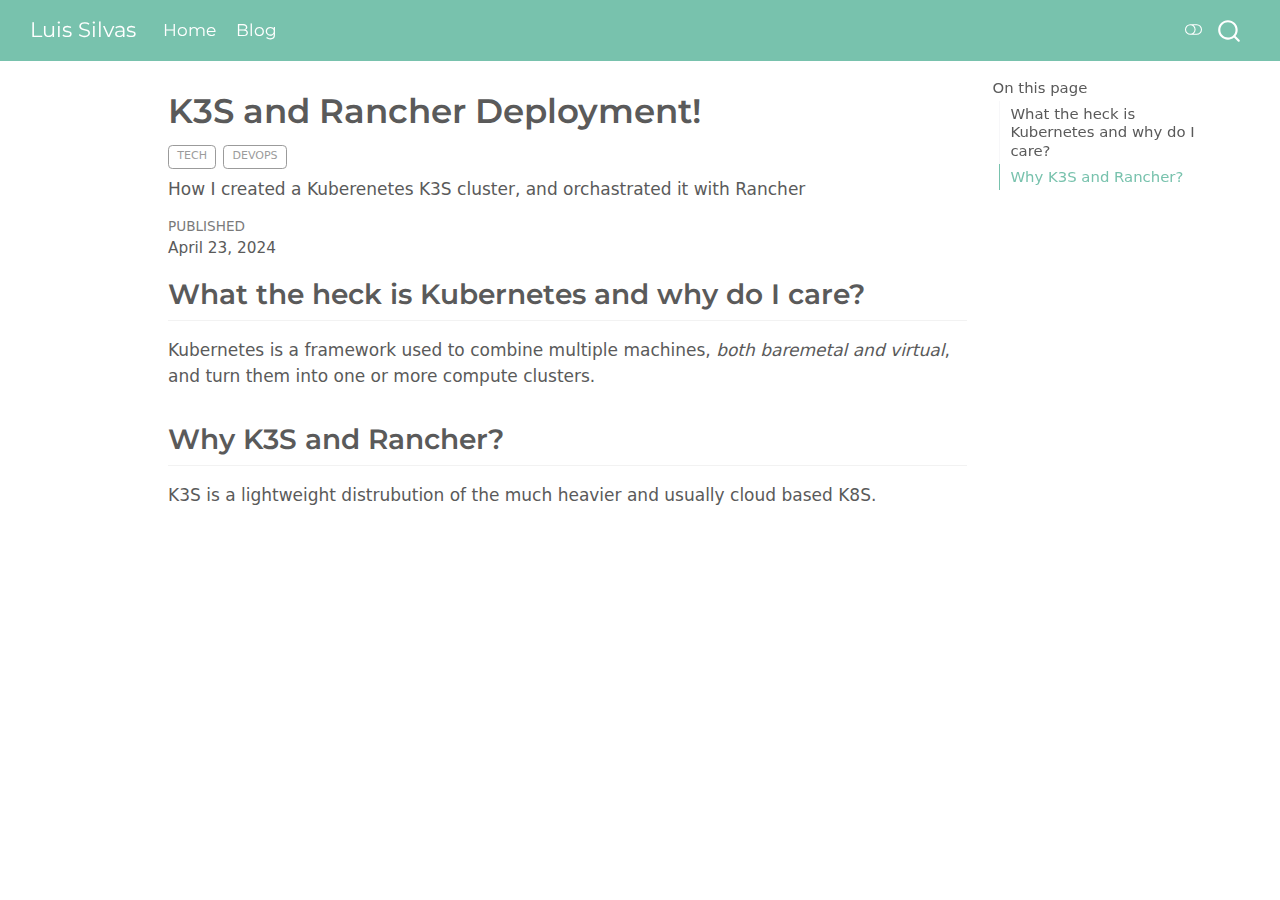
<file: blog/K3SAndRancher/index.html>
<!DOCTYPE html>
<html xmlns="http://www.w3.org/1999/xhtml" lang="en" xml:lang="en"><head>

<meta charset="utf-8">
<meta name="generator" content="quarto-1.4.553">

<meta name="viewport" content="width=device-width, initial-scale=1.0, user-scalable=yes">

<meta name="dcterms.date" content="2024-04-23">
<meta name="description" content="How I created a Kuberenetes K3S cluster, and orchastrated it with Rancher">

<title>Luis Silvas - K3S and Rancher Deployment!</title>
<style>
code{white-space: pre-wrap;}
span.smallcaps{font-variant: small-caps;}
div.columns{display: flex; gap: min(4vw, 1.5em);}
div.column{flex: auto; overflow-x: auto;}
div.hanging-indent{margin-left: 1.5em; text-indent: -1.5em;}
ul.task-list{list-style: none;}
ul.task-list li input[type="checkbox"] {
  width: 0.8em;
  margin: 0 0.8em 0.2em -1em; /* quarto-specific, see https://github.com/quarto-dev/quarto-cli/issues/4556 */ 
  vertical-align: middle;
}
</style>


<script src="../../site_libs/quarto-nav/quarto-nav.js"></script>
<script src="../../site_libs/quarto-nav/headroom.min.js"></script>
<script src="../../site_libs/clipboard/clipboard.min.js"></script>
<script src="../../site_libs/quarto-search/autocomplete.umd.js"></script>
<script src="../../site_libs/quarto-search/fuse.min.js"></script>
<script src="../../site_libs/quarto-search/quarto-search.js"></script>
<meta name="quarto:offset" content="../../">
<script src="../../site_libs/quarto-html/quarto.js"></script>
<script src="../../site_libs/quarto-html/popper.min.js"></script>
<script src="../../site_libs/quarto-html/tippy.umd.min.js"></script>
<script src="../../site_libs/quarto-html/anchor.min.js"></script>
<link href="../../site_libs/quarto-html/tippy.css" rel="stylesheet">
<link href="../../site_libs/quarto-html/quarto-syntax-highlighting.css" rel="stylesheet" class="quarto-color-scheme" id="quarto-text-highlighting-styles">
<link href="../../site_libs/quarto-html/quarto-syntax-highlighting-dark.css" rel="prefetch" class="quarto-color-scheme quarto-color-alternate" id="quarto-text-highlighting-styles">
<script src="../../site_libs/bootstrap/bootstrap.min.js"></script>
<link href="../../site_libs/bootstrap/bootstrap-icons.css" rel="stylesheet">
<link href="../../site_libs/bootstrap/bootstrap.min.css" rel="stylesheet" class="quarto-color-scheme" id="quarto-bootstrap" data-mode="light">
<link href="../../site_libs/bootstrap/bootstrap-dark.min.css" rel="prefetch" class="quarto-color-scheme quarto-color-alternate" id="quarto-bootstrap" data-mode="dark">
<script id="quarto-search-options" type="application/json">{
  "location": "navbar",
  "copy-button": false,
  "collapse-after": 3,
  "panel-placement": "end",
  "type": "overlay",
  "limit": 50,
  "keyboard-shortcut": [
    "f",
    "/",
    "s"
  ],
  "show-item-context": false,
  "language": {
    "search-no-results-text": "No results",
    "search-matching-documents-text": "matching documents",
    "search-copy-link-title": "Copy link to search",
    "search-hide-matches-text": "Hide additional matches",
    "search-more-match-text": "more match in this document",
    "search-more-matches-text": "more matches in this document",
    "search-clear-button-title": "Clear",
    "search-text-placeholder": "",
    "search-detached-cancel-button-title": "Cancel",
    "search-submit-button-title": "Submit",
    "search-label": "Search"
  }
}</script>


<link rel="stylesheet" href="../../styles.css">
</head>

<body class="nav-fixed">

<div id="quarto-search-results"></div>
  <header id="quarto-header" class="headroom fixed-top">
    <nav class="navbar navbar-expand-lg " data-bs-theme="dark">
      <div class="navbar-container container-fluid">
      <div class="navbar-brand-container mx-auto">
    <a class="navbar-brand" href="../../index.html">
    <span class="navbar-title">Luis Silvas</span>
    </a>
  </div>
            <div id="quarto-search" class="" title="Search"></div>
          <button class="navbar-toggler" type="button" data-bs-toggle="collapse" data-bs-target="#navbarCollapse" aria-controls="navbarCollapse" aria-expanded="false" aria-label="Toggle navigation" onclick="if (window.quartoToggleHeadroom) { window.quartoToggleHeadroom(); }">
  <span class="navbar-toggler-icon"></span>
</button>
          <div class="collapse navbar-collapse" id="navbarCollapse">
            <ul class="navbar-nav navbar-nav-scroll me-auto">
  <li class="nav-item">
    <a class="nav-link" href="../../index.html"> 
<span class="menu-text">Home</span></a>
  </li>  
  <li class="nav-item">
    <a class="nav-link" href="../../blog/index.html"> 
<span class="menu-text">Blog</span></a>
  </li>  
</ul>
          </div> <!-- /navcollapse -->
          <div class="quarto-navbar-tools">
  <a href="" class="quarto-color-scheme-toggle quarto-navigation-tool  px-1" onclick="window.quartoToggleColorScheme(); return false;" title="Toggle dark mode"><i class="bi"></i></a>
</div>
      </div> <!-- /container-fluid -->
    </nav>
</header>
<!-- content -->
<div id="quarto-content" class="quarto-container page-columns page-rows-contents page-layout-article page-navbar">
<!-- sidebar -->
<!-- margin-sidebar -->
    <div id="quarto-margin-sidebar" class="sidebar margin-sidebar">
        <nav id="TOC" role="doc-toc" class="toc-active">
    <h2 id="toc-title">On this page</h2>
   
  <ul>
  <li><a href="#what-the-heck-is-kubernetes-and-why-do-i-care" id="toc-what-the-heck-is-kubernetes-and-why-do-i-care" class="nav-link active" data-scroll-target="#what-the-heck-is-kubernetes-and-why-do-i-care">What the heck is Kubernetes and why do I care?</a></li>
  <li><a href="#why-k3s-and-rancher" id="toc-why-k3s-and-rancher" class="nav-link" data-scroll-target="#why-k3s-and-rancher">Why K3S and Rancher?</a></li>
  </ul>
</nav>
    </div>
<!-- main -->
<main class="content" id="quarto-document-content">

<header id="title-block-header" class="quarto-title-block default">
<div class="quarto-title">
<h1 class="title">K3S and Rancher Deployment!</h1>
  <div class="quarto-categories">
    <div class="quarto-category">Tech</div>
    <div class="quarto-category">DevOps</div>
  </div>
  </div>

<div>
  <div class="description">
    How I created a Kuberenetes K3S cluster, and orchastrated it with Rancher
  </div>
</div>


<div class="quarto-title-meta">

    
    <div>
    <div class="quarto-title-meta-heading">Published</div>
    <div class="quarto-title-meta-contents">
      <p class="date">April 23, 2024</p>
    </div>
  </div>
  
    
  </div>
  


</header>


<section id="what-the-heck-is-kubernetes-and-why-do-i-care" class="level2">
<h2 class="anchored" data-anchor-id="what-the-heck-is-kubernetes-and-why-do-i-care">What the heck is Kubernetes and why do I care?</h2>
<p>Kubernetes is a framework used to combine multiple machines, <em>both baremetal and virtual</em>, and turn them into one or more compute clusters.</p>
</section>
<section id="why-k3s-and-rancher" class="level2">
<h2 class="anchored" data-anchor-id="why-k3s-and-rancher">Why K3S and Rancher?</h2>
<p>K3S is a lightweight distrubution of the much heavier and usually cloud based K8S.</p>


</section>

</main> <!-- /main -->
<script id="quarto-html-after-body" type="application/javascript">
window.document.addEventListener("DOMContentLoaded", function (event) {
  const toggleBodyColorMode = (bsSheetEl) => {
    const mode = bsSheetEl.getAttribute("data-mode");
    const bodyEl = window.document.querySelector("body");
    if (mode === "dark") {
      bodyEl.classList.add("quarto-dark");
      bodyEl.classList.remove("quarto-light");
    } else {
      bodyEl.classList.add("quarto-light");
      bodyEl.classList.remove("quarto-dark");
    }
  }
  const toggleBodyColorPrimary = () => {
    const bsSheetEl = window.document.querySelector("link#quarto-bootstrap");
    if (bsSheetEl) {
      toggleBodyColorMode(bsSheetEl);
    }
  }
  toggleBodyColorPrimary();  
  const disableStylesheet = (stylesheets) => {
    for (let i=0; i < stylesheets.length; i++) {
      const stylesheet = stylesheets[i];
      stylesheet.rel = 'prefetch';
    }
  }
  const enableStylesheet = (stylesheets) => {
    for (let i=0; i < stylesheets.length; i++) {
      const stylesheet = stylesheets[i];
      stylesheet.rel = 'stylesheet';
    }
  }
  const manageTransitions = (selector, allowTransitions) => {
    const els = window.document.querySelectorAll(selector);
    for (let i=0; i < els.length; i++) {
      const el = els[i];
      if (allowTransitions) {
        el.classList.remove('notransition');
      } else {
        el.classList.add('notransition');
      }
    }
  }
  const toggleGiscusIfUsed = (isAlternate, darkModeDefault) => {
    const baseTheme = document.querySelector('#giscus-base-theme')?.value ?? 'light';
    const alternateTheme = document.querySelector('#giscus-alt-theme')?.value ?? 'dark';
    let newTheme = '';
    if(darkModeDefault) {
      newTheme = isAlternate ? baseTheme : alternateTheme;
    } else {
      newTheme = isAlternate ? alternateTheme : baseTheme;
    }
    const changeGiscusTheme = () => {
      // From: https://github.com/giscus/giscus/issues/336
      const sendMessage = (message) => {
        const iframe = document.querySelector('iframe.giscus-frame');
        if (!iframe) return;
        iframe.contentWindow.postMessage({ giscus: message }, 'https://giscus.app');
      }
      sendMessage({
        setConfig: {
          theme: newTheme
        }
      });
    }
    const isGiscussLoaded = window.document.querySelector('iframe.giscus-frame') !== null;
    if (isGiscussLoaded) {
      changeGiscusTheme();
    }
  }
  const toggleColorMode = (alternate) => {
    // Switch the stylesheets
    const alternateStylesheets = window.document.querySelectorAll('link.quarto-color-scheme.quarto-color-alternate');
    manageTransitions('#quarto-margin-sidebar .nav-link', false);
    if (alternate) {
      enableStylesheet(alternateStylesheets);
      for (const sheetNode of alternateStylesheets) {
        if (sheetNode.id === "quarto-bootstrap") {
          toggleBodyColorMode(sheetNode);
        }
      }
    } else {
      disableStylesheet(alternateStylesheets);
      toggleBodyColorPrimary();
    }
    manageTransitions('#quarto-margin-sidebar .nav-link', true);
    // Switch the toggles
    const toggles = window.document.querySelectorAll('.quarto-color-scheme-toggle');
    for (let i=0; i < toggles.length; i++) {
      const toggle = toggles[i];
      if (toggle) {
        if (alternate) {
          toggle.classList.add("alternate");     
        } else {
          toggle.classList.remove("alternate");
        }
      }
    }
    // Hack to workaround the fact that safari doesn't
    // properly recolor the scrollbar when toggling (#1455)
    if (navigator.userAgent.indexOf('Safari') > 0 && navigator.userAgent.indexOf('Chrome') == -1) {
      manageTransitions("body", false);
      window.scrollTo(0, 1);
      setTimeout(() => {
        window.scrollTo(0, 0);
        manageTransitions("body", true);
      }, 40);  
    }
  }
  const isFileUrl = () => { 
    return window.location.protocol === 'file:';
  }
  const hasAlternateSentinel = () => {  
    let styleSentinel = getColorSchemeSentinel();
    if (styleSentinel !== null) {
      return styleSentinel === "alternate";
    } else {
      return false;
    }
  }
  const setStyleSentinel = (alternate) => {
    const value = alternate ? "alternate" : "default";
    if (!isFileUrl()) {
      window.localStorage.setItem("quarto-color-scheme", value);
    } else {
      localAlternateSentinel = value;
    }
  }
  const getColorSchemeSentinel = () => {
    if (!isFileUrl()) {
      const storageValue = window.localStorage.getItem("quarto-color-scheme");
      return storageValue != null ? storageValue : localAlternateSentinel;
    } else {
      return localAlternateSentinel;
    }
  }
  const darkModeDefault = false;
  let localAlternateSentinel = darkModeDefault ? 'alternate' : 'default';
  // Dark / light mode switch
  window.quartoToggleColorScheme = () => {
    // Read the current dark / light value 
    let toAlternate = !hasAlternateSentinel();
    toggleColorMode(toAlternate);
    setStyleSentinel(toAlternate);
    toggleGiscusIfUsed(toAlternate, darkModeDefault);
  };
  // Ensure there is a toggle, if there isn't float one in the top right
  if (window.document.querySelector('.quarto-color-scheme-toggle') === null) {
    const a = window.document.createElement('a');
    a.classList.add('top-right');
    a.classList.add('quarto-color-scheme-toggle');
    a.href = "";
    a.onclick = function() { try { window.quartoToggleColorScheme(); } catch {} return false; };
    const i = window.document.createElement("i");
    i.classList.add('bi');
    a.appendChild(i);
    window.document.body.appendChild(a);
  }
  // Switch to dark mode if need be
  if (hasAlternateSentinel()) {
    toggleColorMode(true);
  } else {
    toggleColorMode(false);
  }
  const icon = "";
  const anchorJS = new window.AnchorJS();
  anchorJS.options = {
    placement: 'right',
    icon: icon
  };
  anchorJS.add('.anchored');
  const isCodeAnnotation = (el) => {
    for (const clz of el.classList) {
      if (clz.startsWith('code-annotation-')) {                     
        return true;
      }
    }
    return false;
  }
  const clipboard = new window.ClipboardJS('.code-copy-button', {
    text: function(trigger) {
      const codeEl = trigger.previousElementSibling.cloneNode(true);
      for (const childEl of codeEl.children) {
        if (isCodeAnnotation(childEl)) {
          childEl.remove();
        }
      }
      return codeEl.innerText;
    }
  });
  clipboard.on('success', function(e) {
    // button target
    const button = e.trigger;
    // don't keep focus
    button.blur();
    // flash "checked"
    button.classList.add('code-copy-button-checked');
    var currentTitle = button.getAttribute("title");
    button.setAttribute("title", "Copied!");
    let tooltip;
    if (window.bootstrap) {
      button.setAttribute("data-bs-toggle", "tooltip");
      button.setAttribute("data-bs-placement", "left");
      button.setAttribute("data-bs-title", "Copied!");
      tooltip = new bootstrap.Tooltip(button, 
        { trigger: "manual", 
          customClass: "code-copy-button-tooltip",
          offset: [0, -8]});
      tooltip.show();    
    }
    setTimeout(function() {
      if (tooltip) {
        tooltip.hide();
        button.removeAttribute("data-bs-title");
        button.removeAttribute("data-bs-toggle");
        button.removeAttribute("data-bs-placement");
      }
      button.setAttribute("title", currentTitle);
      button.classList.remove('code-copy-button-checked');
    }, 1000);
    // clear code selection
    e.clearSelection();
  });
    var localhostRegex = new RegExp(/^(?:http|https):\/\/localhost\:?[0-9]*\//);
    var mailtoRegex = new RegExp(/^mailto:/);
      var filterRegex = new RegExp("https:\/\/DawnAkuuu\.github\.io\/");
    var isInternal = (href) => {
        return filterRegex.test(href) || localhostRegex.test(href) || mailtoRegex.test(href);
    }
    // Inspect non-navigation links and adorn them if external
 	var links = window.document.querySelectorAll('a[href]:not(.nav-link):not(.navbar-brand):not(.toc-action):not(.sidebar-link):not(.sidebar-item-toggle):not(.pagination-link):not(.no-external):not([aria-hidden]):not(.dropdown-item):not(.quarto-navigation-tool)');
    for (var i=0; i<links.length; i++) {
      const link = links[i];
      if (!isInternal(link.href)) {
        // undo the damage that might have been done by quarto-nav.js in the case of
        // links that we want to consider external
        if (link.dataset.originalHref !== undefined) {
          link.href = link.dataset.originalHref;
        }
      }
    }
  function tippyHover(el, contentFn, onTriggerFn, onUntriggerFn) {
    const config = {
      allowHTML: true,
      maxWidth: 500,
      delay: 100,
      arrow: false,
      appendTo: function(el) {
          return el.parentElement;
      },
      interactive: true,
      interactiveBorder: 10,
      theme: 'quarto',
      placement: 'bottom-start',
    };
    if (contentFn) {
      config.content = contentFn;
    }
    if (onTriggerFn) {
      config.onTrigger = onTriggerFn;
    }
    if (onUntriggerFn) {
      config.onUntrigger = onUntriggerFn;
    }
    window.tippy(el, config); 
  }
  const noterefs = window.document.querySelectorAll('a[role="doc-noteref"]');
  for (var i=0; i<noterefs.length; i++) {
    const ref = noterefs[i];
    tippyHover(ref, function() {
      // use id or data attribute instead here
      let href = ref.getAttribute('data-footnote-href') || ref.getAttribute('href');
      try { href = new URL(href).hash; } catch {}
      const id = href.replace(/^#\/?/, "");
      const note = window.document.getElementById(id);
      if (note) {
        return note.innerHTML;
      } else {
        return "";
      }
    });
  }
  const xrefs = window.document.querySelectorAll('a.quarto-xref');
  const processXRef = (id, note) => {
    // Strip column container classes
    const stripColumnClz = (el) => {
      el.classList.remove("page-full", "page-columns");
      if (el.children) {
        for (const child of el.children) {
          stripColumnClz(child);
        }
      }
    }
    stripColumnClz(note)
    if (id === null || id.startsWith('sec-')) {
      // Special case sections, only their first couple elements
      const container = document.createElement("div");
      if (note.children && note.children.length > 2) {
        container.appendChild(note.children[0].cloneNode(true));
        for (let i = 1; i < note.children.length; i++) {
          const child = note.children[i];
          if (child.tagName === "P" && child.innerText === "") {
            continue;
          } else {
            container.appendChild(child.cloneNode(true));
            break;
          }
        }
        if (window.Quarto?.typesetMath) {
          window.Quarto.typesetMath(container);
        }
        return container.innerHTML
      } else {
        if (window.Quarto?.typesetMath) {
          window.Quarto.typesetMath(note);
        }
        return note.innerHTML;
      }
    } else {
      // Remove any anchor links if they are present
      const anchorLink = note.querySelector('a.anchorjs-link');
      if (anchorLink) {
        anchorLink.remove();
      }
      if (window.Quarto?.typesetMath) {
        window.Quarto.typesetMath(note);
      }
      // TODO in 1.5, we should make sure this works without a callout special case
      if (note.classList.contains("callout")) {
        return note.outerHTML;
      } else {
        return note.innerHTML;
      }
    }
  }
  for (var i=0; i<xrefs.length; i++) {
    const xref = xrefs[i];
    tippyHover(xref, undefined, function(instance) {
      instance.disable();
      let url = xref.getAttribute('href');
      let hash = undefined; 
      if (url.startsWith('#')) {
        hash = url;
      } else {
        try { hash = new URL(url).hash; } catch {}
      }
      if (hash) {
        const id = hash.replace(/^#\/?/, "");
        const note = window.document.getElementById(id);
        if (note !== null) {
          try {
            const html = processXRef(id, note.cloneNode(true));
            instance.setContent(html);
          } finally {
            instance.enable();
            instance.show();
          }
        } else {
          // See if we can fetch this
          fetch(url.split('#')[0])
          .then(res => res.text())
          .then(html => {
            const parser = new DOMParser();
            const htmlDoc = parser.parseFromString(html, "text/html");
            const note = htmlDoc.getElementById(id);
            if (note !== null) {
              const html = processXRef(id, note);
              instance.setContent(html);
            } 
          }).finally(() => {
            instance.enable();
            instance.show();
          });
        }
      } else {
        // See if we can fetch a full url (with no hash to target)
        // This is a special case and we should probably do some content thinning / targeting
        fetch(url)
        .then(res => res.text())
        .then(html => {
          const parser = new DOMParser();
          const htmlDoc = parser.parseFromString(html, "text/html");
          const note = htmlDoc.querySelector('main.content');
          if (note !== null) {
            // This should only happen for chapter cross references
            // (since there is no id in the URL)
            // remove the first header
            if (note.children.length > 0 && note.children[0].tagName === "HEADER") {
              note.children[0].remove();
            }
            const html = processXRef(null, note);
            instance.setContent(html);
          } 
        }).finally(() => {
          instance.enable();
          instance.show();
        });
      }
    }, function(instance) {
    });
  }
      let selectedAnnoteEl;
      const selectorForAnnotation = ( cell, annotation) => {
        let cellAttr = 'data-code-cell="' + cell + '"';
        let lineAttr = 'data-code-annotation="' +  annotation + '"';
        const selector = 'span[' + cellAttr + '][' + lineAttr + ']';
        return selector;
      }
      const selectCodeLines = (annoteEl) => {
        const doc = window.document;
        const targetCell = annoteEl.getAttribute("data-target-cell");
        const targetAnnotation = annoteEl.getAttribute("data-target-annotation");
        const annoteSpan = window.document.querySelector(selectorForAnnotation(targetCell, targetAnnotation));
        const lines = annoteSpan.getAttribute("data-code-lines").split(",");
        const lineIds = lines.map((line) => {
          return targetCell + "-" + line;
        })
        let top = null;
        let height = null;
        let parent = null;
        if (lineIds.length > 0) {
            //compute the position of the single el (top and bottom and make a div)
            const el = window.document.getElementById(lineIds[0]);
            top = el.offsetTop;
            height = el.offsetHeight;
            parent = el.parentElement.parentElement;
          if (lineIds.length > 1) {
            const lastEl = window.document.getElementById(lineIds[lineIds.length - 1]);
            const bottom = lastEl.offsetTop + lastEl.offsetHeight;
            height = bottom - top;
          }
          if (top !== null && height !== null && parent !== null) {
            // cook up a div (if necessary) and position it 
            let div = window.document.getElementById("code-annotation-line-highlight");
            if (div === null) {
              div = window.document.createElement("div");
              div.setAttribute("id", "code-annotation-line-highlight");
              div.style.position = 'absolute';
              parent.appendChild(div);
            }
            div.style.top = top - 2 + "px";
            div.style.height = height + 4 + "px";
            div.style.left = 0;
            let gutterDiv = window.document.getElementById("code-annotation-line-highlight-gutter");
            if (gutterDiv === null) {
              gutterDiv = window.document.createElement("div");
              gutterDiv.setAttribute("id", "code-annotation-line-highlight-gutter");
              gutterDiv.style.position = 'absolute';
              const codeCell = window.document.getElementById(targetCell);
              const gutter = codeCell.querySelector('.code-annotation-gutter');
              gutter.appendChild(gutterDiv);
            }
            gutterDiv.style.top = top - 2 + "px";
            gutterDiv.style.height = height + 4 + "px";
          }
          selectedAnnoteEl = annoteEl;
        }
      };
      const unselectCodeLines = () => {
        const elementsIds = ["code-annotation-line-highlight", "code-annotation-line-highlight-gutter"];
        elementsIds.forEach((elId) => {
          const div = window.document.getElementById(elId);
          if (div) {
            div.remove();
          }
        });
        selectedAnnoteEl = undefined;
      };
        // Handle positioning of the toggle
    window.addEventListener(
      "resize",
      throttle(() => {
        elRect = undefined;
        if (selectedAnnoteEl) {
          selectCodeLines(selectedAnnoteEl);
        }
      }, 10)
    );
    function throttle(fn, ms) {
    let throttle = false;
    let timer;
      return (...args) => {
        if(!throttle) { // first call gets through
            fn.apply(this, args);
            throttle = true;
        } else { // all the others get throttled
            if(timer) clearTimeout(timer); // cancel #2
            timer = setTimeout(() => {
              fn.apply(this, args);
              timer = throttle = false;
            }, ms);
        }
      };
    }
      // Attach click handler to the DT
      const annoteDls = window.document.querySelectorAll('dt[data-target-cell]');
      for (const annoteDlNode of annoteDls) {
        annoteDlNode.addEventListener('click', (event) => {
          const clickedEl = event.target;
          if (clickedEl !== selectedAnnoteEl) {
            unselectCodeLines();
            const activeEl = window.document.querySelector('dt[data-target-cell].code-annotation-active');
            if (activeEl) {
              activeEl.classList.remove('code-annotation-active');
            }
            selectCodeLines(clickedEl);
            clickedEl.classList.add('code-annotation-active');
          } else {
            // Unselect the line
            unselectCodeLines();
            clickedEl.classList.remove('code-annotation-active');
          }
        });
      }
  const findCites = (el) => {
    const parentEl = el.parentElement;
    if (parentEl) {
      const cites = parentEl.dataset.cites;
      if (cites) {
        return {
          el,
          cites: cites.split(' ')
        };
      } else {
        return findCites(el.parentElement)
      }
    } else {
      return undefined;
    }
  };
  var bibliorefs = window.document.querySelectorAll('a[role="doc-biblioref"]');
  for (var i=0; i<bibliorefs.length; i++) {
    const ref = bibliorefs[i];
    const citeInfo = findCites(ref);
    if (citeInfo) {
      tippyHover(citeInfo.el, function() {
        var popup = window.document.createElement('div');
        citeInfo.cites.forEach(function(cite) {
          var citeDiv = window.document.createElement('div');
          citeDiv.classList.add('hanging-indent');
          citeDiv.classList.add('csl-entry');
          var biblioDiv = window.document.getElementById('ref-' + cite);
          if (biblioDiv) {
            citeDiv.innerHTML = biblioDiv.innerHTML;
          }
          popup.appendChild(citeDiv);
        });
        return popup.innerHTML;
      });
    }
  }
});
</script>
</div> <!-- /content -->




</body></html>
</file>
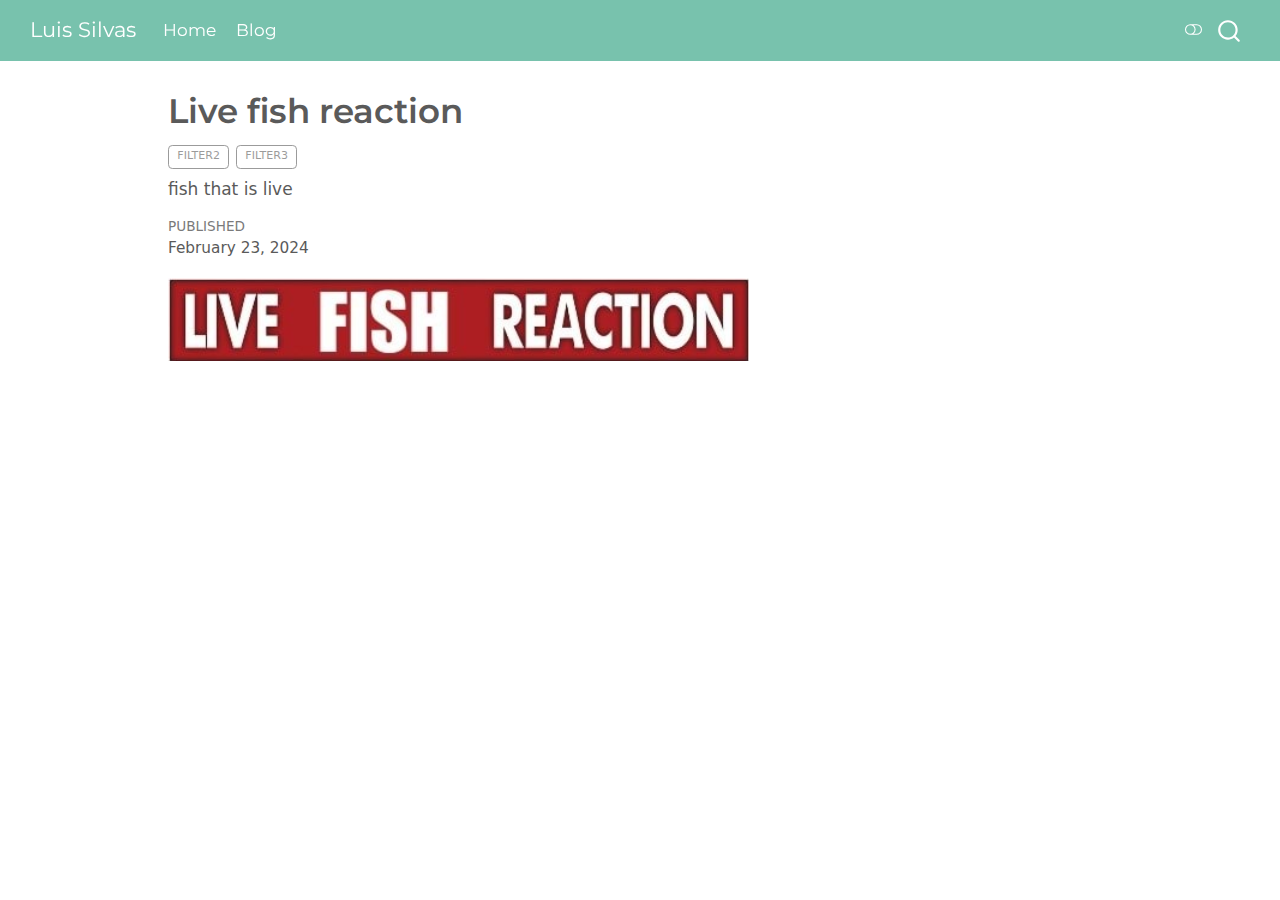
<file: blog/markdown/index.html>
<!DOCTYPE html>
<html xmlns="http://www.w3.org/1999/xhtml" lang="en" xml:lang="en"><head>

<meta charset="utf-8">
<meta name="generator" content="quarto-1.4.553">

<meta name="viewport" content="width=device-width, initial-scale=1.0, user-scalable=yes">

<meta name="dcterms.date" content="2024-02-23">
<meta name="description" content="fish that is live">

<title>Luis Silvas - Live fish reaction</title>
<style>
code{white-space: pre-wrap;}
span.smallcaps{font-variant: small-caps;}
div.columns{display: flex; gap: min(4vw, 1.5em);}
div.column{flex: auto; overflow-x: auto;}
div.hanging-indent{margin-left: 1.5em; text-indent: -1.5em;}
ul.task-list{list-style: none;}
ul.task-list li input[type="checkbox"] {
  width: 0.8em;
  margin: 0 0.8em 0.2em -1em; /* quarto-specific, see https://github.com/quarto-dev/quarto-cli/issues/4556 */ 
  vertical-align: middle;
}
</style>


<script src="../../site_libs/quarto-nav/quarto-nav.js"></script>
<script src="../../site_libs/quarto-nav/headroom.min.js"></script>
<script src="../../site_libs/clipboard/clipboard.min.js"></script>
<script src="../../site_libs/quarto-search/autocomplete.umd.js"></script>
<script src="../../site_libs/quarto-search/fuse.min.js"></script>
<script src="../../site_libs/quarto-search/quarto-search.js"></script>
<meta name="quarto:offset" content="../../">
<script src="../../site_libs/quarto-html/quarto.js"></script>
<script src="../../site_libs/quarto-html/popper.min.js"></script>
<script src="../../site_libs/quarto-html/tippy.umd.min.js"></script>
<script src="../../site_libs/quarto-html/anchor.min.js"></script>
<link href="../../site_libs/quarto-html/tippy.css" rel="stylesheet">
<link href="../../site_libs/quarto-html/quarto-syntax-highlighting.css" rel="stylesheet" class="quarto-color-scheme" id="quarto-text-highlighting-styles">
<link href="../../site_libs/quarto-html/quarto-syntax-highlighting-dark.css" rel="prefetch" class="quarto-color-scheme quarto-color-alternate" id="quarto-text-highlighting-styles">
<script src="../../site_libs/bootstrap/bootstrap.min.js"></script>
<link href="../../site_libs/bootstrap/bootstrap-icons.css" rel="stylesheet">
<link href="../../site_libs/bootstrap/bootstrap.min.css" rel="stylesheet" class="quarto-color-scheme" id="quarto-bootstrap" data-mode="light">
<link href="../../site_libs/bootstrap/bootstrap-dark.min.css" rel="prefetch" class="quarto-color-scheme quarto-color-alternate" id="quarto-bootstrap" data-mode="dark">
<script id="quarto-search-options" type="application/json">{
  "location": "navbar",
  "copy-button": false,
  "collapse-after": 3,
  "panel-placement": "end",
  "type": "overlay",
  "limit": 50,
  "keyboard-shortcut": [
    "f",
    "/",
    "s"
  ],
  "show-item-context": false,
  "language": {
    "search-no-results-text": "No results",
    "search-matching-documents-text": "matching documents",
    "search-copy-link-title": "Copy link to search",
    "search-hide-matches-text": "Hide additional matches",
    "search-more-match-text": "more match in this document",
    "search-more-matches-text": "more matches in this document",
    "search-clear-button-title": "Clear",
    "search-text-placeholder": "",
    "search-detached-cancel-button-title": "Cancel",
    "search-submit-button-title": "Submit",
    "search-label": "Search"
  }
}</script>


<link rel="stylesheet" href="../../styles.css">
</head>

<body class="nav-fixed">

<div id="quarto-search-results"></div>
  <header id="quarto-header" class="headroom fixed-top">
    <nav class="navbar navbar-expand-lg " data-bs-theme="dark">
      <div class="navbar-container container-fluid">
      <div class="navbar-brand-container mx-auto">
    <a class="navbar-brand" href="../../index.html">
    <span class="navbar-title">Luis Silvas</span>
    </a>
  </div>
            <div id="quarto-search" class="" title="Search"></div>
          <button class="navbar-toggler" type="button" data-bs-toggle="collapse" data-bs-target="#navbarCollapse" aria-controls="navbarCollapse" aria-expanded="false" aria-label="Toggle navigation" onclick="if (window.quartoToggleHeadroom) { window.quartoToggleHeadroom(); }">
  <span class="navbar-toggler-icon"></span>
</button>
          <div class="collapse navbar-collapse" id="navbarCollapse">
            <ul class="navbar-nav navbar-nav-scroll me-auto">
  <li class="nav-item">
    <a class="nav-link" href="../../index.html"> 
<span class="menu-text">Home</span></a>
  </li>  
  <li class="nav-item">
    <a class="nav-link" href="../../blog/index.html"> 
<span class="menu-text">Blog</span></a>
  </li>  
</ul>
          </div> <!-- /navcollapse -->
          <div class="quarto-navbar-tools">
  <a href="" class="quarto-color-scheme-toggle quarto-navigation-tool  px-1" onclick="window.quartoToggleColorScheme(); return false;" title="Toggle dark mode"><i class="bi"></i></a>
</div>
      </div> <!-- /container-fluid -->
    </nav>
</header>
<!-- content -->
<div id="quarto-content" class="quarto-container page-columns page-rows-contents page-layout-article page-navbar">
<!-- sidebar -->
<!-- margin-sidebar -->
    <div id="quarto-margin-sidebar" class="sidebar margin-sidebar">
        
    </div>
<!-- main -->
<main class="content" id="quarto-document-content">

<header id="title-block-header" class="quarto-title-block default">
<div class="quarto-title">
<h1 class="title">Live fish reaction</h1>
  <div class="quarto-categories">
    <div class="quarto-category">filter2</div>
    <div class="quarto-category">filter3</div>
  </div>
  </div>

<div>
  <div class="description">
    fish that is live
  </div>
</div>


<div class="quarto-title-meta">

    
    <div>
    <div class="quarto-title-meta-heading">Published</div>
    <div class="quarto-title-meta-contents">
      <p class="date">February 23, 2024</p>
    </div>
  </div>
  
    
  </div>
  


</header>


<p><img src="Screenshot 2024-04-13 014441.png" class="img-fluid" alt="image"> <iframe width="560" height="315" src="https://www.youtube.com/embed/DHUnz4dyb54?si=OMIKljYiCzExaW3Z" title="YouTube video player" frameborder="0" allow="accelerometer; autoplay; clipboard-write; encrypted-media; gyroscope; picture-in-picture; web-share" referrerpolicy="strict-origin-when-cross-origin" allowfullscreen=""></p>
</iframe>
</p>


</main> <!-- /main -->
<script id="quarto-html-after-body" type="application/javascript">
window.document.addEventListener("DOMContentLoaded", function (event) {
  const toggleBodyColorMode = (bsSheetEl) => {
    const mode = bsSheetEl.getAttribute("data-mode");
    const bodyEl = window.document.querySelector("body");
    if (mode === "dark") {
      bodyEl.classList.add("quarto-dark");
      bodyEl.classList.remove("quarto-light");
    } else {
      bodyEl.classList.add("quarto-light");
      bodyEl.classList.remove("quarto-dark");
    }
  }
  const toggleBodyColorPrimary = () => {
    const bsSheetEl = window.document.querySelector("link#quarto-bootstrap");
    if (bsSheetEl) {
      toggleBodyColorMode(bsSheetEl);
    }
  }
  toggleBodyColorPrimary();  
  const disableStylesheet = (stylesheets) => {
    for (let i=0; i < stylesheets.length; i++) {
      const stylesheet = stylesheets[i];
      stylesheet.rel = 'prefetch';
    }
  }
  const enableStylesheet = (stylesheets) => {
    for (let i=0; i < stylesheets.length; i++) {
      const stylesheet = stylesheets[i];
      stylesheet.rel = 'stylesheet';
    }
  }
  const manageTransitions = (selector, allowTransitions) => {
    const els = window.document.querySelectorAll(selector);
    for (let i=0; i < els.length; i++) {
      const el = els[i];
      if (allowTransitions) {
        el.classList.remove('notransition');
      } else {
        el.classList.add('notransition');
      }
    }
  }
  const toggleGiscusIfUsed = (isAlternate, darkModeDefault) => {
    const baseTheme = document.querySelector('#giscus-base-theme')?.value ?? 'light';
    const alternateTheme = document.querySelector('#giscus-alt-theme')?.value ?? 'dark';
    let newTheme = '';
    if(darkModeDefault) {
      newTheme = isAlternate ? baseTheme : alternateTheme;
    } else {
      newTheme = isAlternate ? alternateTheme : baseTheme;
    }
    const changeGiscusTheme = () => {
      // From: https://github.com/giscus/giscus/issues/336
      const sendMessage = (message) => {
        const iframe = document.querySelector('iframe.giscus-frame');
        if (!iframe) return;
        iframe.contentWindow.postMessage({ giscus: message }, 'https://giscus.app');
      }
      sendMessage({
        setConfig: {
          theme: newTheme
        }
      });
    }
    const isGiscussLoaded = window.document.querySelector('iframe.giscus-frame') !== null;
    if (isGiscussLoaded) {
      changeGiscusTheme();
    }
  }
  const toggleColorMode = (alternate) => {
    // Switch the stylesheets
    const alternateStylesheets = window.document.querySelectorAll('link.quarto-color-scheme.quarto-color-alternate');
    manageTransitions('#quarto-margin-sidebar .nav-link', false);
    if (alternate) {
      enableStylesheet(alternateStylesheets);
      for (const sheetNode of alternateStylesheets) {
        if (sheetNode.id === "quarto-bootstrap") {
          toggleBodyColorMode(sheetNode);
        }
      }
    } else {
      disableStylesheet(alternateStylesheets);
      toggleBodyColorPrimary();
    }
    manageTransitions('#quarto-margin-sidebar .nav-link', true);
    // Switch the toggles
    const toggles = window.document.querySelectorAll('.quarto-color-scheme-toggle');
    for (let i=0; i < toggles.length; i++) {
      const toggle = toggles[i];
      if (toggle) {
        if (alternate) {
          toggle.classList.add("alternate");     
        } else {
          toggle.classList.remove("alternate");
        }
      }
    }
    // Hack to workaround the fact that safari doesn't
    // properly recolor the scrollbar when toggling (#1455)
    if (navigator.userAgent.indexOf('Safari') > 0 && navigator.userAgent.indexOf('Chrome') == -1) {
      manageTransitions("body", false);
      window.scrollTo(0, 1);
      setTimeout(() => {
        window.scrollTo(0, 0);
        manageTransitions("body", true);
      }, 40);  
    }
  }
  const isFileUrl = () => { 
    return window.location.protocol === 'file:';
  }
  const hasAlternateSentinel = () => {  
    let styleSentinel = getColorSchemeSentinel();
    if (styleSentinel !== null) {
      return styleSentinel === "alternate";
    } else {
      return false;
    }
  }
  const setStyleSentinel = (alternate) => {
    const value = alternate ? "alternate" : "default";
    if (!isFileUrl()) {
      window.localStorage.setItem("quarto-color-scheme", value);
    } else {
      localAlternateSentinel = value;
    }
  }
  const getColorSchemeSentinel = () => {
    if (!isFileUrl()) {
      const storageValue = window.localStorage.getItem("quarto-color-scheme");
      return storageValue != null ? storageValue : localAlternateSentinel;
    } else {
      return localAlternateSentinel;
    }
  }
  const darkModeDefault = false;
  let localAlternateSentinel = darkModeDefault ? 'alternate' : 'default';
  // Dark / light mode switch
  window.quartoToggleColorScheme = () => {
    // Read the current dark / light value 
    let toAlternate = !hasAlternateSentinel();
    toggleColorMode(toAlternate);
    setStyleSentinel(toAlternate);
    toggleGiscusIfUsed(toAlternate, darkModeDefault);
  };
  // Ensure there is a toggle, if there isn't float one in the top right
  if (window.document.querySelector('.quarto-color-scheme-toggle') === null) {
    const a = window.document.createElement('a');
    a.classList.add('top-right');
    a.classList.add('quarto-color-scheme-toggle');
    a.href = "";
    a.onclick = function() { try { window.quartoToggleColorScheme(); } catch {} return false; };
    const i = window.document.createElement("i");
    i.classList.add('bi');
    a.appendChild(i);
    window.document.body.appendChild(a);
  }
  // Switch to dark mode if need be
  if (hasAlternateSentinel()) {
    toggleColorMode(true);
  } else {
    toggleColorMode(false);
  }
  const icon = "";
  const anchorJS = new window.AnchorJS();
  anchorJS.options = {
    placement: 'right',
    icon: icon
  };
  anchorJS.add('.anchored');
  const isCodeAnnotation = (el) => {
    for (const clz of el.classList) {
      if (clz.startsWith('code-annotation-')) {                     
        return true;
      }
    }
    return false;
  }
  const clipboard = new window.ClipboardJS('.code-copy-button', {
    text: function(trigger) {
      const codeEl = trigger.previousElementSibling.cloneNode(true);
      for (const childEl of codeEl.children) {
        if (isCodeAnnotation(childEl)) {
          childEl.remove();
        }
      }
      return codeEl.innerText;
    }
  });
  clipboard.on('success', function(e) {
    // button target
    const button = e.trigger;
    // don't keep focus
    button.blur();
    // flash "checked"
    button.classList.add('code-copy-button-checked');
    var currentTitle = button.getAttribute("title");
    button.setAttribute("title", "Copied!");
    let tooltip;
    if (window.bootstrap) {
      button.setAttribute("data-bs-toggle", "tooltip");
      button.setAttribute("data-bs-placement", "left");
      button.setAttribute("data-bs-title", "Copied!");
      tooltip = new bootstrap.Tooltip(button, 
        { trigger: "manual", 
          customClass: "code-copy-button-tooltip",
          offset: [0, -8]});
      tooltip.show();    
    }
    setTimeout(function() {
      if (tooltip) {
        tooltip.hide();
        button.removeAttribute("data-bs-title");
        button.removeAttribute("data-bs-toggle");
        button.removeAttribute("data-bs-placement");
      }
      button.setAttribute("title", currentTitle);
      button.classList.remove('code-copy-button-checked');
    }, 1000);
    // clear code selection
    e.clearSelection();
  });
    var localhostRegex = new RegExp(/^(?:http|https):\/\/localhost\:?[0-9]*\//);
    var mailtoRegex = new RegExp(/^mailto:/);
      var filterRegex = new RegExp("https:\/\/DawnAkuuu\.github\.io\/");
    var isInternal = (href) => {
        return filterRegex.test(href) || localhostRegex.test(href) || mailtoRegex.test(href);
    }
    // Inspect non-navigation links and adorn them if external
 	var links = window.document.querySelectorAll('a[href]:not(.nav-link):not(.navbar-brand):not(.toc-action):not(.sidebar-link):not(.sidebar-item-toggle):not(.pagination-link):not(.no-external):not([aria-hidden]):not(.dropdown-item):not(.quarto-navigation-tool)');
    for (var i=0; i<links.length; i++) {
      const link = links[i];
      if (!isInternal(link.href)) {
        // undo the damage that might have been done by quarto-nav.js in the case of
        // links that we want to consider external
        if (link.dataset.originalHref !== undefined) {
          link.href = link.dataset.originalHref;
        }
      }
    }
  function tippyHover(el, contentFn, onTriggerFn, onUntriggerFn) {
    const config = {
      allowHTML: true,
      maxWidth: 500,
      delay: 100,
      arrow: false,
      appendTo: function(el) {
          return el.parentElement;
      },
      interactive: true,
      interactiveBorder: 10,
      theme: 'quarto',
      placement: 'bottom-start',
    };
    if (contentFn) {
      config.content = contentFn;
    }
    if (onTriggerFn) {
      config.onTrigger = onTriggerFn;
    }
    if (onUntriggerFn) {
      config.onUntrigger = onUntriggerFn;
    }
    window.tippy(el, config); 
  }
  const noterefs = window.document.querySelectorAll('a[role="doc-noteref"]');
  for (var i=0; i<noterefs.length; i++) {
    const ref = noterefs[i];
    tippyHover(ref, function() {
      // use id or data attribute instead here
      let href = ref.getAttribute('data-footnote-href') || ref.getAttribute('href');
      try { href = new URL(href).hash; } catch {}
      const id = href.replace(/^#\/?/, "");
      const note = window.document.getElementById(id);
      if (note) {
        return note.innerHTML;
      } else {
        return "";
      }
    });
  }
  const xrefs = window.document.querySelectorAll('a.quarto-xref');
  const processXRef = (id, note) => {
    // Strip column container classes
    const stripColumnClz = (el) => {
      el.classList.remove("page-full", "page-columns");
      if (el.children) {
        for (const child of el.children) {
          stripColumnClz(child);
        }
      }
    }
    stripColumnClz(note)
    if (id === null || id.startsWith('sec-')) {
      // Special case sections, only their first couple elements
      const container = document.createElement("div");
      if (note.children && note.children.length > 2) {
        container.appendChild(note.children[0].cloneNode(true));
        for (let i = 1; i < note.children.length; i++) {
          const child = note.children[i];
          if (child.tagName === "P" && child.innerText === "") {
            continue;
          } else {
            container.appendChild(child.cloneNode(true));
            break;
          }
        }
        if (window.Quarto?.typesetMath) {
          window.Quarto.typesetMath(container);
        }
        return container.innerHTML
      } else {
        if (window.Quarto?.typesetMath) {
          window.Quarto.typesetMath(note);
        }
        return note.innerHTML;
      }
    } else {
      // Remove any anchor links if they are present
      const anchorLink = note.querySelector('a.anchorjs-link');
      if (anchorLink) {
        anchorLink.remove();
      }
      if (window.Quarto?.typesetMath) {
        window.Quarto.typesetMath(note);
      }
      // TODO in 1.5, we should make sure this works without a callout special case
      if (note.classList.contains("callout")) {
        return note.outerHTML;
      } else {
        return note.innerHTML;
      }
    }
  }
  for (var i=0; i<xrefs.length; i++) {
    const xref = xrefs[i];
    tippyHover(xref, undefined, function(instance) {
      instance.disable();
      let url = xref.getAttribute('href');
      let hash = undefined; 
      if (url.startsWith('#')) {
        hash = url;
      } else {
        try { hash = new URL(url).hash; } catch {}
      }
      if (hash) {
        const id = hash.replace(/^#\/?/, "");
        const note = window.document.getElementById(id);
        if (note !== null) {
          try {
            const html = processXRef(id, note.cloneNode(true));
            instance.setContent(html);
          } finally {
            instance.enable();
            instance.show();
          }
        } else {
          // See if we can fetch this
          fetch(url.split('#')[0])
          .then(res => res.text())
          .then(html => {
            const parser = new DOMParser();
            const htmlDoc = parser.parseFromString(html, "text/html");
            const note = htmlDoc.getElementById(id);
            if (note !== null) {
              const html = processXRef(id, note);
              instance.setContent(html);
            } 
          }).finally(() => {
            instance.enable();
            instance.show();
          });
        }
      } else {
        // See if we can fetch a full url (with no hash to target)
        // This is a special case and we should probably do some content thinning / targeting
        fetch(url)
        .then(res => res.text())
        .then(html => {
          const parser = new DOMParser();
          const htmlDoc = parser.parseFromString(html, "text/html");
          const note = htmlDoc.querySelector('main.content');
          if (note !== null) {
            // This should only happen for chapter cross references
            // (since there is no id in the URL)
            // remove the first header
            if (note.children.length > 0 && note.children[0].tagName === "HEADER") {
              note.children[0].remove();
            }
            const html = processXRef(null, note);
            instance.setContent(html);
          } 
        }).finally(() => {
          instance.enable();
          instance.show();
        });
      }
    }, function(instance) {
    });
  }
      let selectedAnnoteEl;
      const selectorForAnnotation = ( cell, annotation) => {
        let cellAttr = 'data-code-cell="' + cell + '"';
        let lineAttr = 'data-code-annotation="' +  annotation + '"';
        const selector = 'span[' + cellAttr + '][' + lineAttr + ']';
        return selector;
      }
      const selectCodeLines = (annoteEl) => {
        const doc = window.document;
        const targetCell = annoteEl.getAttribute("data-target-cell");
        const targetAnnotation = annoteEl.getAttribute("data-target-annotation");
        const annoteSpan = window.document.querySelector(selectorForAnnotation(targetCell, targetAnnotation));
        const lines = annoteSpan.getAttribute("data-code-lines").split(",");
        const lineIds = lines.map((line) => {
          return targetCell + "-" + line;
        })
        let top = null;
        let height = null;
        let parent = null;
        if (lineIds.length > 0) {
            //compute the position of the single el (top and bottom and make a div)
            const el = window.document.getElementById(lineIds[0]);
            top = el.offsetTop;
            height = el.offsetHeight;
            parent = el.parentElement.parentElement;
          if (lineIds.length > 1) {
            const lastEl = window.document.getElementById(lineIds[lineIds.length - 1]);
            const bottom = lastEl.offsetTop + lastEl.offsetHeight;
            height = bottom - top;
          }
          if (top !== null && height !== null && parent !== null) {
            // cook up a div (if necessary) and position it 
            let div = window.document.getElementById("code-annotation-line-highlight");
            if (div === null) {
              div = window.document.createElement("div");
              div.setAttribute("id", "code-annotation-line-highlight");
              div.style.position = 'absolute';
              parent.appendChild(div);
            }
            div.style.top = top - 2 + "px";
            div.style.height = height + 4 + "px";
            div.style.left = 0;
            let gutterDiv = window.document.getElementById("code-annotation-line-highlight-gutter");
            if (gutterDiv === null) {
              gutterDiv = window.document.createElement("div");
              gutterDiv.setAttribute("id", "code-annotation-line-highlight-gutter");
              gutterDiv.style.position = 'absolute';
              const codeCell = window.document.getElementById(targetCell);
              const gutter = codeCell.querySelector('.code-annotation-gutter');
              gutter.appendChild(gutterDiv);
            }
            gutterDiv.style.top = top - 2 + "px";
            gutterDiv.style.height = height + 4 + "px";
          }
          selectedAnnoteEl = annoteEl;
        }
      };
      const unselectCodeLines = () => {
        const elementsIds = ["code-annotation-line-highlight", "code-annotation-line-highlight-gutter"];
        elementsIds.forEach((elId) => {
          const div = window.document.getElementById(elId);
          if (div) {
            div.remove();
          }
        });
        selectedAnnoteEl = undefined;
      };
        // Handle positioning of the toggle
    window.addEventListener(
      "resize",
      throttle(() => {
        elRect = undefined;
        if (selectedAnnoteEl) {
          selectCodeLines(selectedAnnoteEl);
        }
      }, 10)
    );
    function throttle(fn, ms) {
    let throttle = false;
    let timer;
      return (...args) => {
        if(!throttle) { // first call gets through
            fn.apply(this, args);
            throttle = true;
        } else { // all the others get throttled
            if(timer) clearTimeout(timer); // cancel #2
            timer = setTimeout(() => {
              fn.apply(this, args);
              timer = throttle = false;
            }, ms);
        }
      };
    }
      // Attach click handler to the DT
      const annoteDls = window.document.querySelectorAll('dt[data-target-cell]');
      for (const annoteDlNode of annoteDls) {
        annoteDlNode.addEventListener('click', (event) => {
          const clickedEl = event.target;
          if (clickedEl !== selectedAnnoteEl) {
            unselectCodeLines();
            const activeEl = window.document.querySelector('dt[data-target-cell].code-annotation-active');
            if (activeEl) {
              activeEl.classList.remove('code-annotation-active');
            }
            selectCodeLines(clickedEl);
            clickedEl.classList.add('code-annotation-active');
          } else {
            // Unselect the line
            unselectCodeLines();
            clickedEl.classList.remove('code-annotation-active');
          }
        });
      }
  const findCites = (el) => {
    const parentEl = el.parentElement;
    if (parentEl) {
      const cites = parentEl.dataset.cites;
      if (cites) {
        return {
          el,
          cites: cites.split(' ')
        };
      } else {
        return findCites(el.parentElement)
      }
    } else {
      return undefined;
    }
  };
  var bibliorefs = window.document.querySelectorAll('a[role="doc-biblioref"]');
  for (var i=0; i<bibliorefs.length; i++) {
    const ref = bibliorefs[i];
    const citeInfo = findCites(ref);
    if (citeInfo) {
      tippyHover(citeInfo.el, function() {
        var popup = window.document.createElement('div');
        citeInfo.cites.forEach(function(cite) {
          var citeDiv = window.document.createElement('div');
          citeDiv.classList.add('hanging-indent');
          citeDiv.classList.add('csl-entry');
          var biblioDiv = window.document.getElementById('ref-' + cite);
          if (biblioDiv) {
            citeDiv.innerHTML = biblioDiv.innerHTML;
          }
          popup.appendChild(citeDiv);
        });
        return popup.innerHTML;
      });
    }
  }
});
</script>
</div> <!-- /content -->




</body></html>
</file>
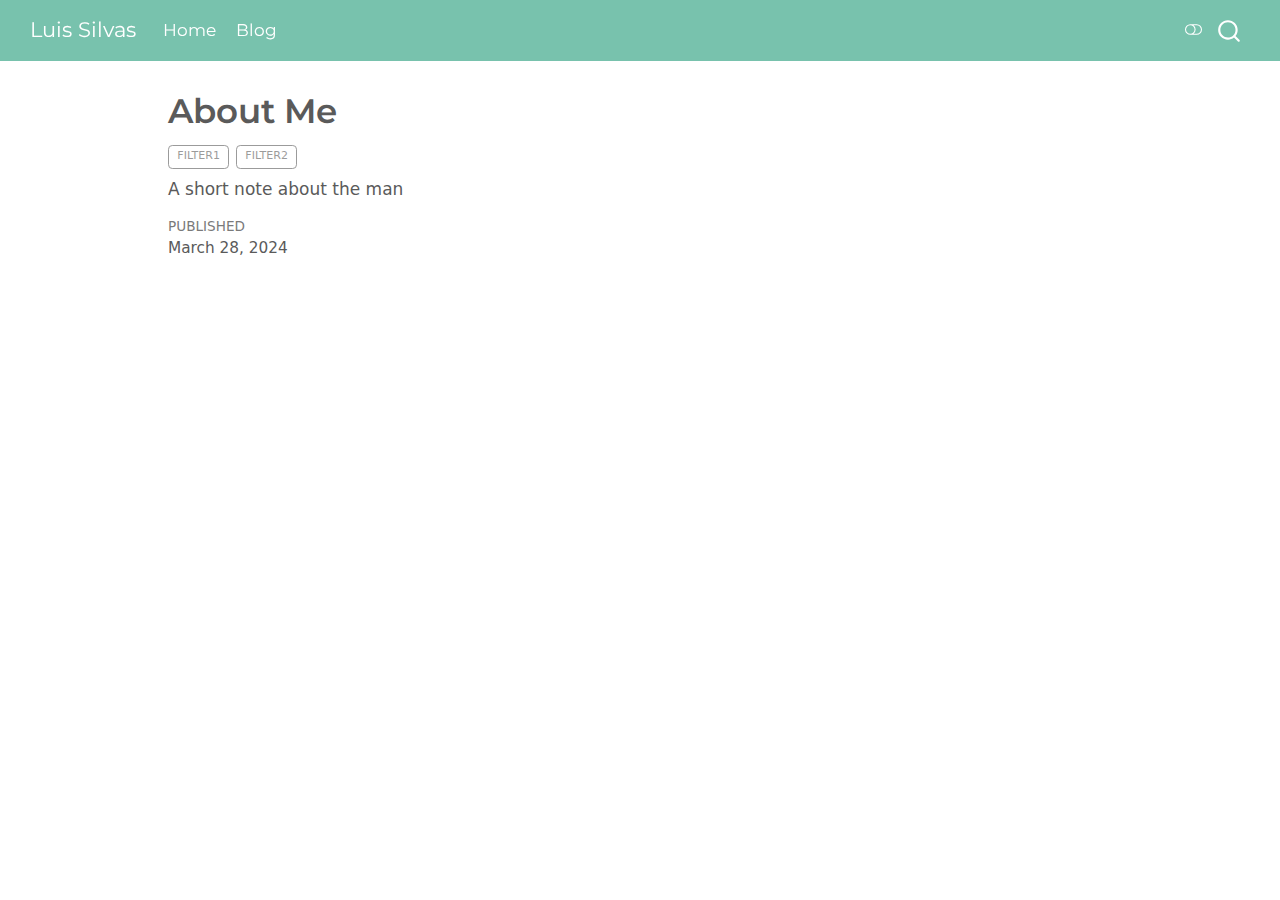
<file: blog/quarto/index.html>
<!DOCTYPE html>
<html xmlns="http://www.w3.org/1999/xhtml" lang="en" xml:lang="en"><head>

<meta charset="utf-8">
<meta name="generator" content="quarto-1.4.553">

<meta name="viewport" content="width=device-width, initial-scale=1.0, user-scalable=yes">

<meta name="dcterms.date" content="2024-03-28">
<meta name="description" content="A short note about the man">

<title>Luis Silvas - About Me</title>
<style>
code{white-space: pre-wrap;}
span.smallcaps{font-variant: small-caps;}
div.columns{display: flex; gap: min(4vw, 1.5em);}
div.column{flex: auto; overflow-x: auto;}
div.hanging-indent{margin-left: 1.5em; text-indent: -1.5em;}
ul.task-list{list-style: none;}
ul.task-list li input[type="checkbox"] {
  width: 0.8em;
  margin: 0 0.8em 0.2em -1em; /* quarto-specific, see https://github.com/quarto-dev/quarto-cli/issues/4556 */ 
  vertical-align: middle;
}
</style>


<script src="../../site_libs/quarto-nav/quarto-nav.js"></script>
<script src="../../site_libs/quarto-nav/headroom.min.js"></script>
<script src="../../site_libs/clipboard/clipboard.min.js"></script>
<script src="../../site_libs/quarto-search/autocomplete.umd.js"></script>
<script src="../../site_libs/quarto-search/fuse.min.js"></script>
<script src="../../site_libs/quarto-search/quarto-search.js"></script>
<meta name="quarto:offset" content="../../">
<script src="../../site_libs/quarto-html/quarto.js"></script>
<script src="../../site_libs/quarto-html/popper.min.js"></script>
<script src="../../site_libs/quarto-html/tippy.umd.min.js"></script>
<script src="../../site_libs/quarto-html/anchor.min.js"></script>
<link href="../../site_libs/quarto-html/tippy.css" rel="stylesheet">
<link href="../../site_libs/quarto-html/quarto-syntax-highlighting.css" rel="stylesheet" class="quarto-color-scheme" id="quarto-text-highlighting-styles">
<link href="../../site_libs/quarto-html/quarto-syntax-highlighting-dark.css" rel="prefetch" class="quarto-color-scheme quarto-color-alternate" id="quarto-text-highlighting-styles">
<script src="../../site_libs/bootstrap/bootstrap.min.js"></script>
<link href="../../site_libs/bootstrap/bootstrap-icons.css" rel="stylesheet">
<link href="../../site_libs/bootstrap/bootstrap.min.css" rel="stylesheet" class="quarto-color-scheme" id="quarto-bootstrap" data-mode="light">
<link href="../../site_libs/bootstrap/bootstrap-dark.min.css" rel="prefetch" class="quarto-color-scheme quarto-color-alternate" id="quarto-bootstrap" data-mode="dark">
<script id="quarto-search-options" type="application/json">{
  "location": "navbar",
  "copy-button": false,
  "collapse-after": 3,
  "panel-placement": "end",
  "type": "overlay",
  "limit": 50,
  "keyboard-shortcut": [
    "f",
    "/",
    "s"
  ],
  "show-item-context": false,
  "language": {
    "search-no-results-text": "No results",
    "search-matching-documents-text": "matching documents",
    "search-copy-link-title": "Copy link to search",
    "search-hide-matches-text": "Hide additional matches",
    "search-more-match-text": "more match in this document",
    "search-more-matches-text": "more matches in this document",
    "search-clear-button-title": "Clear",
    "search-text-placeholder": "",
    "search-detached-cancel-button-title": "Cancel",
    "search-submit-button-title": "Submit",
    "search-label": "Search"
  }
}</script>


<link rel="stylesheet" href="../../styles.css">
</head>

<body class="nav-fixed">

<div id="quarto-search-results"></div>
  <header id="quarto-header" class="headroom fixed-top">
    <nav class="navbar navbar-expand-lg " data-bs-theme="dark">
      <div class="navbar-container container-fluid">
      <div class="navbar-brand-container mx-auto">
    <a class="navbar-brand" href="../../index.html">
    <span class="navbar-title">Luis Silvas</span>
    </a>
  </div>
            <div id="quarto-search" class="" title="Search"></div>
          <button class="navbar-toggler" type="button" data-bs-toggle="collapse" data-bs-target="#navbarCollapse" aria-controls="navbarCollapse" aria-expanded="false" aria-label="Toggle navigation" onclick="if (window.quartoToggleHeadroom) { window.quartoToggleHeadroom(); }">
  <span class="navbar-toggler-icon"></span>
</button>
          <div class="collapse navbar-collapse" id="navbarCollapse">
            <ul class="navbar-nav navbar-nav-scroll me-auto">
  <li class="nav-item">
    <a class="nav-link" href="../../index.html"> 
<span class="menu-text">Home</span></a>
  </li>  
  <li class="nav-item">
    <a class="nav-link" href="../../blog/index.html"> 
<span class="menu-text">Blog</span></a>
  </li>  
</ul>
          </div> <!-- /navcollapse -->
          <div class="quarto-navbar-tools">
  <a href="" class="quarto-color-scheme-toggle quarto-navigation-tool  px-1" onclick="window.quartoToggleColorScheme(); return false;" title="Toggle dark mode"><i class="bi"></i></a>
</div>
      </div> <!-- /container-fluid -->
    </nav>
</header>
<!-- content -->
<div id="quarto-content" class="quarto-container page-columns page-rows-contents page-layout-article page-navbar">
<!-- sidebar -->
<!-- margin-sidebar -->
    <div id="quarto-margin-sidebar" class="sidebar margin-sidebar">
        
    </div>
<!-- main -->
<main class="content" id="quarto-document-content">

<header id="title-block-header" class="quarto-title-block default">
<div class="quarto-title">
<h1 class="title">About Me</h1>
  <div class="quarto-categories">
    <div class="quarto-category">filter1</div>
    <div class="quarto-category">filter2</div>
  </div>
  </div>

<div>
  <div class="description">
    A short note about the man
  </div>
</div>


<div class="quarto-title-meta">

    
    <div>
    <div class="quarto-title-meta-heading">Published</div>
    <div class="quarto-title-meta-contents">
      <p class="date">March 28, 2024</p>
    </div>
  </div>
  
    
  </div>
  


</header>





</main> <!-- /main -->
<script id="quarto-html-after-body" type="application/javascript">
window.document.addEventListener("DOMContentLoaded", function (event) {
  const toggleBodyColorMode = (bsSheetEl) => {
    const mode = bsSheetEl.getAttribute("data-mode");
    const bodyEl = window.document.querySelector("body");
    if (mode === "dark") {
      bodyEl.classList.add("quarto-dark");
      bodyEl.classList.remove("quarto-light");
    } else {
      bodyEl.classList.add("quarto-light");
      bodyEl.classList.remove("quarto-dark");
    }
  }
  const toggleBodyColorPrimary = () => {
    const bsSheetEl = window.document.querySelector("link#quarto-bootstrap");
    if (bsSheetEl) {
      toggleBodyColorMode(bsSheetEl);
    }
  }
  toggleBodyColorPrimary();  
  const disableStylesheet = (stylesheets) => {
    for (let i=0; i < stylesheets.length; i++) {
      const stylesheet = stylesheets[i];
      stylesheet.rel = 'prefetch';
    }
  }
  const enableStylesheet = (stylesheets) => {
    for (let i=0; i < stylesheets.length; i++) {
      const stylesheet = stylesheets[i];
      stylesheet.rel = 'stylesheet';
    }
  }
  const manageTransitions = (selector, allowTransitions) => {
    const els = window.document.querySelectorAll(selector);
    for (let i=0; i < els.length; i++) {
      const el = els[i];
      if (allowTransitions) {
        el.classList.remove('notransition');
      } else {
        el.classList.add('notransition');
      }
    }
  }
  const toggleGiscusIfUsed = (isAlternate, darkModeDefault) => {
    const baseTheme = document.querySelector('#giscus-base-theme')?.value ?? 'light';
    const alternateTheme = document.querySelector('#giscus-alt-theme')?.value ?? 'dark';
    let newTheme = '';
    if(darkModeDefault) {
      newTheme = isAlternate ? baseTheme : alternateTheme;
    } else {
      newTheme = isAlternate ? alternateTheme : baseTheme;
    }
    const changeGiscusTheme = () => {
      // From: https://github.com/giscus/giscus/issues/336
      const sendMessage = (message) => {
        const iframe = document.querySelector('iframe.giscus-frame');
        if (!iframe) return;
        iframe.contentWindow.postMessage({ giscus: message }, 'https://giscus.app');
      }
      sendMessage({
        setConfig: {
          theme: newTheme
        }
      });
    }
    const isGiscussLoaded = window.document.querySelector('iframe.giscus-frame') !== null;
    if (isGiscussLoaded) {
      changeGiscusTheme();
    }
  }
  const toggleColorMode = (alternate) => {
    // Switch the stylesheets
    const alternateStylesheets = window.document.querySelectorAll('link.quarto-color-scheme.quarto-color-alternate');
    manageTransitions('#quarto-margin-sidebar .nav-link', false);
    if (alternate) {
      enableStylesheet(alternateStylesheets);
      for (const sheetNode of alternateStylesheets) {
        if (sheetNode.id === "quarto-bootstrap") {
          toggleBodyColorMode(sheetNode);
        }
      }
    } else {
      disableStylesheet(alternateStylesheets);
      toggleBodyColorPrimary();
    }
    manageTransitions('#quarto-margin-sidebar .nav-link', true);
    // Switch the toggles
    const toggles = window.document.querySelectorAll('.quarto-color-scheme-toggle');
    for (let i=0; i < toggles.length; i++) {
      const toggle = toggles[i];
      if (toggle) {
        if (alternate) {
          toggle.classList.add("alternate");     
        } else {
          toggle.classList.remove("alternate");
        }
      }
    }
    // Hack to workaround the fact that safari doesn't
    // properly recolor the scrollbar when toggling (#1455)
    if (navigator.userAgent.indexOf('Safari') > 0 && navigator.userAgent.indexOf('Chrome') == -1) {
      manageTransitions("body", false);
      window.scrollTo(0, 1);
      setTimeout(() => {
        window.scrollTo(0, 0);
        manageTransitions("body", true);
      }, 40);  
    }
  }
  const isFileUrl = () => { 
    return window.location.protocol === 'file:';
  }
  const hasAlternateSentinel = () => {  
    let styleSentinel = getColorSchemeSentinel();
    if (styleSentinel !== null) {
      return styleSentinel === "alternate";
    } else {
      return false;
    }
  }
  const setStyleSentinel = (alternate) => {
    const value = alternate ? "alternate" : "default";
    if (!isFileUrl()) {
      window.localStorage.setItem("quarto-color-scheme", value);
    } else {
      localAlternateSentinel = value;
    }
  }
  const getColorSchemeSentinel = () => {
    if (!isFileUrl()) {
      const storageValue = window.localStorage.getItem("quarto-color-scheme");
      return storageValue != null ? storageValue : localAlternateSentinel;
    } else {
      return localAlternateSentinel;
    }
  }
  const darkModeDefault = false;
  let localAlternateSentinel = darkModeDefault ? 'alternate' : 'default';
  // Dark / light mode switch
  window.quartoToggleColorScheme = () => {
    // Read the current dark / light value 
    let toAlternate = !hasAlternateSentinel();
    toggleColorMode(toAlternate);
    setStyleSentinel(toAlternate);
    toggleGiscusIfUsed(toAlternate, darkModeDefault);
  };
  // Ensure there is a toggle, if there isn't float one in the top right
  if (window.document.querySelector('.quarto-color-scheme-toggle') === null) {
    const a = window.document.createElement('a');
    a.classList.add('top-right');
    a.classList.add('quarto-color-scheme-toggle');
    a.href = "";
    a.onclick = function() { try { window.quartoToggleColorScheme(); } catch {} return false; };
    const i = window.document.createElement("i");
    i.classList.add('bi');
    a.appendChild(i);
    window.document.body.appendChild(a);
  }
  // Switch to dark mode if need be
  if (hasAlternateSentinel()) {
    toggleColorMode(true);
  } else {
    toggleColorMode(false);
  }
  const icon = "";
  const anchorJS = new window.AnchorJS();
  anchorJS.options = {
    placement: 'right',
    icon: icon
  };
  anchorJS.add('.anchored');
  const isCodeAnnotation = (el) => {
    for (const clz of el.classList) {
      if (clz.startsWith('code-annotation-')) {                     
        return true;
      }
    }
    return false;
  }
  const clipboard = new window.ClipboardJS('.code-copy-button', {
    text: function(trigger) {
      const codeEl = trigger.previousElementSibling.cloneNode(true);
      for (const childEl of codeEl.children) {
        if (isCodeAnnotation(childEl)) {
          childEl.remove();
        }
      }
      return codeEl.innerText;
    }
  });
  clipboard.on('success', function(e) {
    // button target
    const button = e.trigger;
    // don't keep focus
    button.blur();
    // flash "checked"
    button.classList.add('code-copy-button-checked');
    var currentTitle = button.getAttribute("title");
    button.setAttribute("title", "Copied!");
    let tooltip;
    if (window.bootstrap) {
      button.setAttribute("data-bs-toggle", "tooltip");
      button.setAttribute("data-bs-placement", "left");
      button.setAttribute("data-bs-title", "Copied!");
      tooltip = new bootstrap.Tooltip(button, 
        { trigger: "manual", 
          customClass: "code-copy-button-tooltip",
          offset: [0, -8]});
      tooltip.show();    
    }
    setTimeout(function() {
      if (tooltip) {
        tooltip.hide();
        button.removeAttribute("data-bs-title");
        button.removeAttribute("data-bs-toggle");
        button.removeAttribute("data-bs-placement");
      }
      button.setAttribute("title", currentTitle);
      button.classList.remove('code-copy-button-checked');
    }, 1000);
    // clear code selection
    e.clearSelection();
  });
    var localhostRegex = new RegExp(/^(?:http|https):\/\/localhost\:?[0-9]*\//);
    var mailtoRegex = new RegExp(/^mailto:/);
      var filterRegex = new RegExp("https:\/\/DawnAkuuu\.github\.io\/");
    var isInternal = (href) => {
        return filterRegex.test(href) || localhostRegex.test(href) || mailtoRegex.test(href);
    }
    // Inspect non-navigation links and adorn them if external
 	var links = window.document.querySelectorAll('a[href]:not(.nav-link):not(.navbar-brand):not(.toc-action):not(.sidebar-link):not(.sidebar-item-toggle):not(.pagination-link):not(.no-external):not([aria-hidden]):not(.dropdown-item):not(.quarto-navigation-tool)');
    for (var i=0; i<links.length; i++) {
      const link = links[i];
      if (!isInternal(link.href)) {
        // undo the damage that might have been done by quarto-nav.js in the case of
        // links that we want to consider external
        if (link.dataset.originalHref !== undefined) {
          link.href = link.dataset.originalHref;
        }
      }
    }
  function tippyHover(el, contentFn, onTriggerFn, onUntriggerFn) {
    const config = {
      allowHTML: true,
      maxWidth: 500,
      delay: 100,
      arrow: false,
      appendTo: function(el) {
          return el.parentElement;
      },
      interactive: true,
      interactiveBorder: 10,
      theme: 'quarto',
      placement: 'bottom-start',
    };
    if (contentFn) {
      config.content = contentFn;
    }
    if (onTriggerFn) {
      config.onTrigger = onTriggerFn;
    }
    if (onUntriggerFn) {
      config.onUntrigger = onUntriggerFn;
    }
    window.tippy(el, config); 
  }
  const noterefs = window.document.querySelectorAll('a[role="doc-noteref"]');
  for (var i=0; i<noterefs.length; i++) {
    const ref = noterefs[i];
    tippyHover(ref, function() {
      // use id or data attribute instead here
      let href = ref.getAttribute('data-footnote-href') || ref.getAttribute('href');
      try { href = new URL(href).hash; } catch {}
      const id = href.replace(/^#\/?/, "");
      const note = window.document.getElementById(id);
      if (note) {
        return note.innerHTML;
      } else {
        return "";
      }
    });
  }
  const xrefs = window.document.querySelectorAll('a.quarto-xref');
  const processXRef = (id, note) => {
    // Strip column container classes
    const stripColumnClz = (el) => {
      el.classList.remove("page-full", "page-columns");
      if (el.children) {
        for (const child of el.children) {
          stripColumnClz(child);
        }
      }
    }
    stripColumnClz(note)
    if (id === null || id.startsWith('sec-')) {
      // Special case sections, only their first couple elements
      const container = document.createElement("div");
      if (note.children && note.children.length > 2) {
        container.appendChild(note.children[0].cloneNode(true));
        for (let i = 1; i < note.children.length; i++) {
          const child = note.children[i];
          if (child.tagName === "P" && child.innerText === "") {
            continue;
          } else {
            container.appendChild(child.cloneNode(true));
            break;
          }
        }
        if (window.Quarto?.typesetMath) {
          window.Quarto.typesetMath(container);
        }
        return container.innerHTML
      } else {
        if (window.Quarto?.typesetMath) {
          window.Quarto.typesetMath(note);
        }
        return note.innerHTML;
      }
    } else {
      // Remove any anchor links if they are present
      const anchorLink = note.querySelector('a.anchorjs-link');
      if (anchorLink) {
        anchorLink.remove();
      }
      if (window.Quarto?.typesetMath) {
        window.Quarto.typesetMath(note);
      }
      // TODO in 1.5, we should make sure this works without a callout special case
      if (note.classList.contains("callout")) {
        return note.outerHTML;
      } else {
        return note.innerHTML;
      }
    }
  }
  for (var i=0; i<xrefs.length; i++) {
    const xref = xrefs[i];
    tippyHover(xref, undefined, function(instance) {
      instance.disable();
      let url = xref.getAttribute('href');
      let hash = undefined; 
      if (url.startsWith('#')) {
        hash = url;
      } else {
        try { hash = new URL(url).hash; } catch {}
      }
      if (hash) {
        const id = hash.replace(/^#\/?/, "");
        const note = window.document.getElementById(id);
        if (note !== null) {
          try {
            const html = processXRef(id, note.cloneNode(true));
            instance.setContent(html);
          } finally {
            instance.enable();
            instance.show();
          }
        } else {
          // See if we can fetch this
          fetch(url.split('#')[0])
          .then(res => res.text())
          .then(html => {
            const parser = new DOMParser();
            const htmlDoc = parser.parseFromString(html, "text/html");
            const note = htmlDoc.getElementById(id);
            if (note !== null) {
              const html = processXRef(id, note);
              instance.setContent(html);
            } 
          }).finally(() => {
            instance.enable();
            instance.show();
          });
        }
      } else {
        // See if we can fetch a full url (with no hash to target)
        // This is a special case and we should probably do some content thinning / targeting
        fetch(url)
        .then(res => res.text())
        .then(html => {
          const parser = new DOMParser();
          const htmlDoc = parser.parseFromString(html, "text/html");
          const note = htmlDoc.querySelector('main.content');
          if (note !== null) {
            // This should only happen for chapter cross references
            // (since there is no id in the URL)
            // remove the first header
            if (note.children.length > 0 && note.children[0].tagName === "HEADER") {
              note.children[0].remove();
            }
            const html = processXRef(null, note);
            instance.setContent(html);
          } 
        }).finally(() => {
          instance.enable();
          instance.show();
        });
      }
    }, function(instance) {
    });
  }
      let selectedAnnoteEl;
      const selectorForAnnotation = ( cell, annotation) => {
        let cellAttr = 'data-code-cell="' + cell + '"';
        let lineAttr = 'data-code-annotation="' +  annotation + '"';
        const selector = 'span[' + cellAttr + '][' + lineAttr + ']';
        return selector;
      }
      const selectCodeLines = (annoteEl) => {
        const doc = window.document;
        const targetCell = annoteEl.getAttribute("data-target-cell");
        const targetAnnotation = annoteEl.getAttribute("data-target-annotation");
        const annoteSpan = window.document.querySelector(selectorForAnnotation(targetCell, targetAnnotation));
        const lines = annoteSpan.getAttribute("data-code-lines").split(",");
        const lineIds = lines.map((line) => {
          return targetCell + "-" + line;
        })
        let top = null;
        let height = null;
        let parent = null;
        if (lineIds.length > 0) {
            //compute the position of the single el (top and bottom and make a div)
            const el = window.document.getElementById(lineIds[0]);
            top = el.offsetTop;
            height = el.offsetHeight;
            parent = el.parentElement.parentElement;
          if (lineIds.length > 1) {
            const lastEl = window.document.getElementById(lineIds[lineIds.length - 1]);
            const bottom = lastEl.offsetTop + lastEl.offsetHeight;
            height = bottom - top;
          }
          if (top !== null && height !== null && parent !== null) {
            // cook up a div (if necessary) and position it 
            let div = window.document.getElementById("code-annotation-line-highlight");
            if (div === null) {
              div = window.document.createElement("div");
              div.setAttribute("id", "code-annotation-line-highlight");
              div.style.position = 'absolute';
              parent.appendChild(div);
            }
            div.style.top = top - 2 + "px";
            div.style.height = height + 4 + "px";
            div.style.left = 0;
            let gutterDiv = window.document.getElementById("code-annotation-line-highlight-gutter");
            if (gutterDiv === null) {
              gutterDiv = window.document.createElement("div");
              gutterDiv.setAttribute("id", "code-annotation-line-highlight-gutter");
              gutterDiv.style.position = 'absolute';
              const codeCell = window.document.getElementById(targetCell);
              const gutter = codeCell.querySelector('.code-annotation-gutter');
              gutter.appendChild(gutterDiv);
            }
            gutterDiv.style.top = top - 2 + "px";
            gutterDiv.style.height = height + 4 + "px";
          }
          selectedAnnoteEl = annoteEl;
        }
      };
      const unselectCodeLines = () => {
        const elementsIds = ["code-annotation-line-highlight", "code-annotation-line-highlight-gutter"];
        elementsIds.forEach((elId) => {
          const div = window.document.getElementById(elId);
          if (div) {
            div.remove();
          }
        });
        selectedAnnoteEl = undefined;
      };
        // Handle positioning of the toggle
    window.addEventListener(
      "resize",
      throttle(() => {
        elRect = undefined;
        if (selectedAnnoteEl) {
          selectCodeLines(selectedAnnoteEl);
        }
      }, 10)
    );
    function throttle(fn, ms) {
    let throttle = false;
    let timer;
      return (...args) => {
        if(!throttle) { // first call gets through
            fn.apply(this, args);
            throttle = true;
        } else { // all the others get throttled
            if(timer) clearTimeout(timer); // cancel #2
            timer = setTimeout(() => {
              fn.apply(this, args);
              timer = throttle = false;
            }, ms);
        }
      };
    }
      // Attach click handler to the DT
      const annoteDls = window.document.querySelectorAll('dt[data-target-cell]');
      for (const annoteDlNode of annoteDls) {
        annoteDlNode.addEventListener('click', (event) => {
          const clickedEl = event.target;
          if (clickedEl !== selectedAnnoteEl) {
            unselectCodeLines();
            const activeEl = window.document.querySelector('dt[data-target-cell].code-annotation-active');
            if (activeEl) {
              activeEl.classList.remove('code-annotation-active');
            }
            selectCodeLines(clickedEl);
            clickedEl.classList.add('code-annotation-active');
          } else {
            // Unselect the line
            unselectCodeLines();
            clickedEl.classList.remove('code-annotation-active');
          }
        });
      }
  const findCites = (el) => {
    const parentEl = el.parentElement;
    if (parentEl) {
      const cites = parentEl.dataset.cites;
      if (cites) {
        return {
          el,
          cites: cites.split(' ')
        };
      } else {
        return findCites(el.parentElement)
      }
    } else {
      return undefined;
    }
  };
  var bibliorefs = window.document.querySelectorAll('a[role="doc-biblioref"]');
  for (var i=0; i<bibliorefs.length; i++) {
    const ref = bibliorefs[i];
    const citeInfo = findCites(ref);
    if (citeInfo) {
      tippyHover(citeInfo.el, function() {
        var popup = window.document.createElement('div');
        citeInfo.cites.forEach(function(cite) {
          var citeDiv = window.document.createElement('div');
          citeDiv.classList.add('hanging-indent');
          citeDiv.classList.add('csl-entry');
          var biblioDiv = window.document.getElementById('ref-' + cite);
          if (biblioDiv) {
            citeDiv.innerHTML = biblioDiv.innerHTML;
          }
          popup.appendChild(citeDiv);
        });
        return popup.innerHTML;
      });
    }
  }
});
</script>
</div> <!-- /content -->




</body></html>
</file>
<file: site_libs/quarto-html/tippy.css>
.tippy-box[data-animation=fade][data-state=hidden]{opacity:0}[data-tippy-root]{max-width:calc(100vw - 10px)}.tippy-box{position:relative;background-color:#333;color:#fff;border-radius:4px;font-size:14px;line-height:1.4;white-space:normal;outline:0;transition-property:transform,visibility,opacity}.tippy-box[data-placement^=top]>.tippy-arrow{bottom:0}.tippy-box[data-placement^=top]>.tippy-arrow:before{bottom:-7px;left:0;border-width:8px 8px 0;border-top-color:initial;transform-origin:center top}.tippy-box[data-placement^=bottom]>.tippy-arrow{top:0}.tippy-box[data-placement^=bottom]>.tippy-arrow:before{top:-7px;left:0;border-width:0 8px 8px;border-bottom-color:initial;transform-origin:center bottom}.tippy-box[data-placement^=left]>.tippy-arrow{right:0}.tippy-box[data-placement^=left]>.tippy-arrow:before{border-width:8px 0 8px 8px;border-left-color:initial;right:-7px;transform-origin:center left}.tippy-box[data-placement^=right]>.tippy-arrow{left:0}.tippy-box[data-placement^=right]>.tippy-arrow:before{left:-7px;border-width:8px 8px 8px 0;border-right-color:initial;transform-origin:center right}.tippy-box[data-inertia][data-state=visible]{transition-timing-function:cubic-bezier(.54,1.5,.38,1.11)}.tippy-arrow{width:16px;height:16px;color:#333}.tippy-arrow:before{content:"";position:absolute;border-color:transparent;border-style:solid}.tippy-content{position:relative;padding:5px 9px;z-index:1}
</file>
<file: site_libs/quarto-html/quarto-syntax-highlighting.css>
/* quarto syntax highlight colors */
:root {
  --quarto-hl-ot-color: #003B4F;
  --quarto-hl-at-color: #657422;
  --quarto-hl-ss-color: #20794D;
  --quarto-hl-an-color: #5E5E5E;
  --quarto-hl-fu-color: #4758AB;
  --quarto-hl-st-color: #20794D;
  --quarto-hl-cf-color: #003B4F;
  --quarto-hl-op-color: #5E5E5E;
  --quarto-hl-er-color: #AD0000;
  --quarto-hl-bn-color: #AD0000;
  --quarto-hl-al-color: #AD0000;
  --quarto-hl-va-color: #111111;
  --quarto-hl-bu-color: inherit;
  --quarto-hl-ex-color: inherit;
  --quarto-hl-pp-color: #AD0000;
  --quarto-hl-in-color: #5E5E5E;
  --quarto-hl-vs-color: #20794D;
  --quarto-hl-wa-color: #5E5E5E;
  --quarto-hl-do-color: #5E5E5E;
  --quarto-hl-im-color: #00769E;
  --quarto-hl-ch-color: #20794D;
  --quarto-hl-dt-color: #AD0000;
  --quarto-hl-fl-color: #AD0000;
  --quarto-hl-co-color: #5E5E5E;
  --quarto-hl-cv-color: #5E5E5E;
  --quarto-hl-cn-color: #8f5902;
  --quarto-hl-sc-color: #5E5E5E;
  --quarto-hl-dv-color: #AD0000;
  --quarto-hl-kw-color: #003B4F;
}

/* other quarto variables */
:root {
  --quarto-font-monospace: SFMono-Regular, Menlo, Monaco, Consolas, "Liberation Mono", "Courier New", monospace;
}

pre > code.sourceCode > span {
  color: #003B4F;
}

code span {
  color: #003B4F;
}

code.sourceCode > span {
  color: #003B4F;
}

div.sourceCode,
div.sourceCode pre.sourceCode {
  color: #003B4F;
}

code span.ot {
  color: #003B4F;
  font-style: inherit;
}

code span.at {
  color: #657422;
  font-style: inherit;
}

code span.ss {
  color: #20794D;
  font-style: inherit;
}

code span.an {
  color: #5E5E5E;
  font-style: inherit;
}

code span.fu {
  color: #4758AB;
  font-style: inherit;
}

code span.st {
  color: #20794D;
  font-style: inherit;
}

code span.cf {
  color: #003B4F;
  font-style: inherit;
}

code span.op {
  color: #5E5E5E;
  font-style: inherit;
}

code span.er {
  color: #AD0000;
  font-style: inherit;
}

code span.bn {
  color: #AD0000;
  font-style: inherit;
}

code span.al {
  color: #AD0000;
  font-style: inherit;
}

code span.va {
  color: #111111;
  font-style: inherit;
}

code span.bu {
  font-style: inherit;
}

code span.ex {
  font-style: inherit;
}

code span.pp {
  color: #AD0000;
  font-style: inherit;
}

code span.in {
  color: #5E5E5E;
  font-style: inherit;
}

code span.vs {
  color: #20794D;
  font-style: inherit;
}

code span.wa {
  color: #5E5E5E;
  font-style: italic;
}

code span.do {
  color: #5E5E5E;
  font-style: italic;
}

code span.im {
  color: #00769E;
  font-style: inherit;
}

code span.ch {
  color: #20794D;
  font-style: inherit;
}

code span.dt {
  color: #AD0000;
  font-style: inherit;
}

code span.fl {
  color: #AD0000;
  font-style: inherit;
}

code span.co {
  color: #5E5E5E;
  font-style: inherit;
}

code span.cv {
  color: #5E5E5E;
  font-style: italic;
}

code span.cn {
  color: #8f5902;
  font-style: inherit;
}

code span.sc {
  color: #5E5E5E;
  font-style: inherit;
}

code span.dv {
  color: #AD0000;
  font-style: inherit;
}

code span.kw {
  color: #003B4F;
  font-style: inherit;
}

.prevent-inlining {
  content: "</";
}

/*# sourceMappingURL=debc5d5d77c3f9108843748ff7464032.css.map */
</file>
<file: site_libs/quarto-html/quarto-syntax-highlighting-dark.css>
/* quarto syntax highlight colors */
:root {
  --quarto-hl-al-color: #f07178;
  --quarto-hl-an-color: #d4d0ab;
  --quarto-hl-at-color: #00e0e0;
  --quarto-hl-bn-color: #d4d0ab;
  --quarto-hl-bu-color: #abe338;
  --quarto-hl-ch-color: #abe338;
  --quarto-hl-co-color: #f8f8f2;
  --quarto-hl-cv-color: #ffd700;
  --quarto-hl-cn-color: #ffd700;
  --quarto-hl-cf-color: #ffa07a;
  --quarto-hl-dt-color: #ffa07a;
  --quarto-hl-dv-color: #d4d0ab;
  --quarto-hl-do-color: #f8f8f2;
  --quarto-hl-er-color: #f07178;
  --quarto-hl-ex-color: #00e0e0;
  --quarto-hl-fl-color: #d4d0ab;
  --quarto-hl-fu-color: #ffa07a;
  --quarto-hl-im-color: #abe338;
  --quarto-hl-in-color: #d4d0ab;
  --quarto-hl-kw-color: #ffa07a;
  --quarto-hl-op-color: #ffa07a;
  --quarto-hl-ot-color: #00e0e0;
  --quarto-hl-pp-color: #dcc6e0;
  --quarto-hl-re-color: #00e0e0;
  --quarto-hl-sc-color: #abe338;
  --quarto-hl-ss-color: #abe338;
  --quarto-hl-st-color: #abe338;
  --quarto-hl-va-color: #00e0e0;
  --quarto-hl-vs-color: #abe338;
  --quarto-hl-wa-color: #dcc6e0;
}

/* other quarto variables */
:root {
  --quarto-font-monospace: SFMono-Regular, Menlo, Monaco, Consolas, "Liberation Mono", "Courier New", monospace;
}

code span.al {
  background-color: #2a0f15;
  font-weight: bold;
  color: #f07178;
}

code span.an {
  color: #d4d0ab;
}

code span.at {
  color: #00e0e0;
}

code span.bn {
  color: #d4d0ab;
}

code span.bu {
  color: #abe338;
}

code span.ch {
  color: #abe338;
}

code span.co {
  font-style: italic;
  color: #f8f8f2;
}

code span.cv {
  color: #ffd700;
}

code span.cn {
  color: #ffd700;
}

code span.cf {
  font-weight: bold;
  color: #ffa07a;
}

code span.dt {
  color: #ffa07a;
}

code span.dv {
  color: #d4d0ab;
}

code span.do {
  color: #f8f8f2;
}

code span.er {
  color: #f07178;
  text-decoration: underline;
}

code span.ex {
  font-weight: bold;
  color: #00e0e0;
}

code span.fl {
  color: #d4d0ab;
}

code span.fu {
  color: #ffa07a;
}

code span.im {
  color: #abe338;
}

code span.in {
  color: #d4d0ab;
}

code span.kw {
  font-weight: bold;
  color: #ffa07a;
}

pre > code.sourceCode > span {
  color: #f8f8f2;
}

code span {
  color: #f8f8f2;
}

code.sourceCode > span {
  color: #f8f8f2;
}

div.sourceCode,
div.sourceCode pre.sourceCode {
  color: #f8f8f2;
}

code span.op {
  color: #ffa07a;
}

code span.ot {
  color: #00e0e0;
}

code span.pp {
  color: #dcc6e0;
}

code span.re {
  background-color: #f8f8f2;
  color: #00e0e0;
}

code span.sc {
  color: #abe338;
}

code span.ss {
  color: #abe338;
}

code span.st {
  color: #abe338;
}

code span.va {
  color: #00e0e0;
}

code span.vs {
  color: #abe338;
}

code span.wa {
  color: #dcc6e0;
}

.prevent-inlining {
  content: "</";
}

/*# sourceMappingURL=935a306eefa94366c21e1a970dddb765.css.map */
</file>
<file: styles.css>
/* css styles */
</file>
